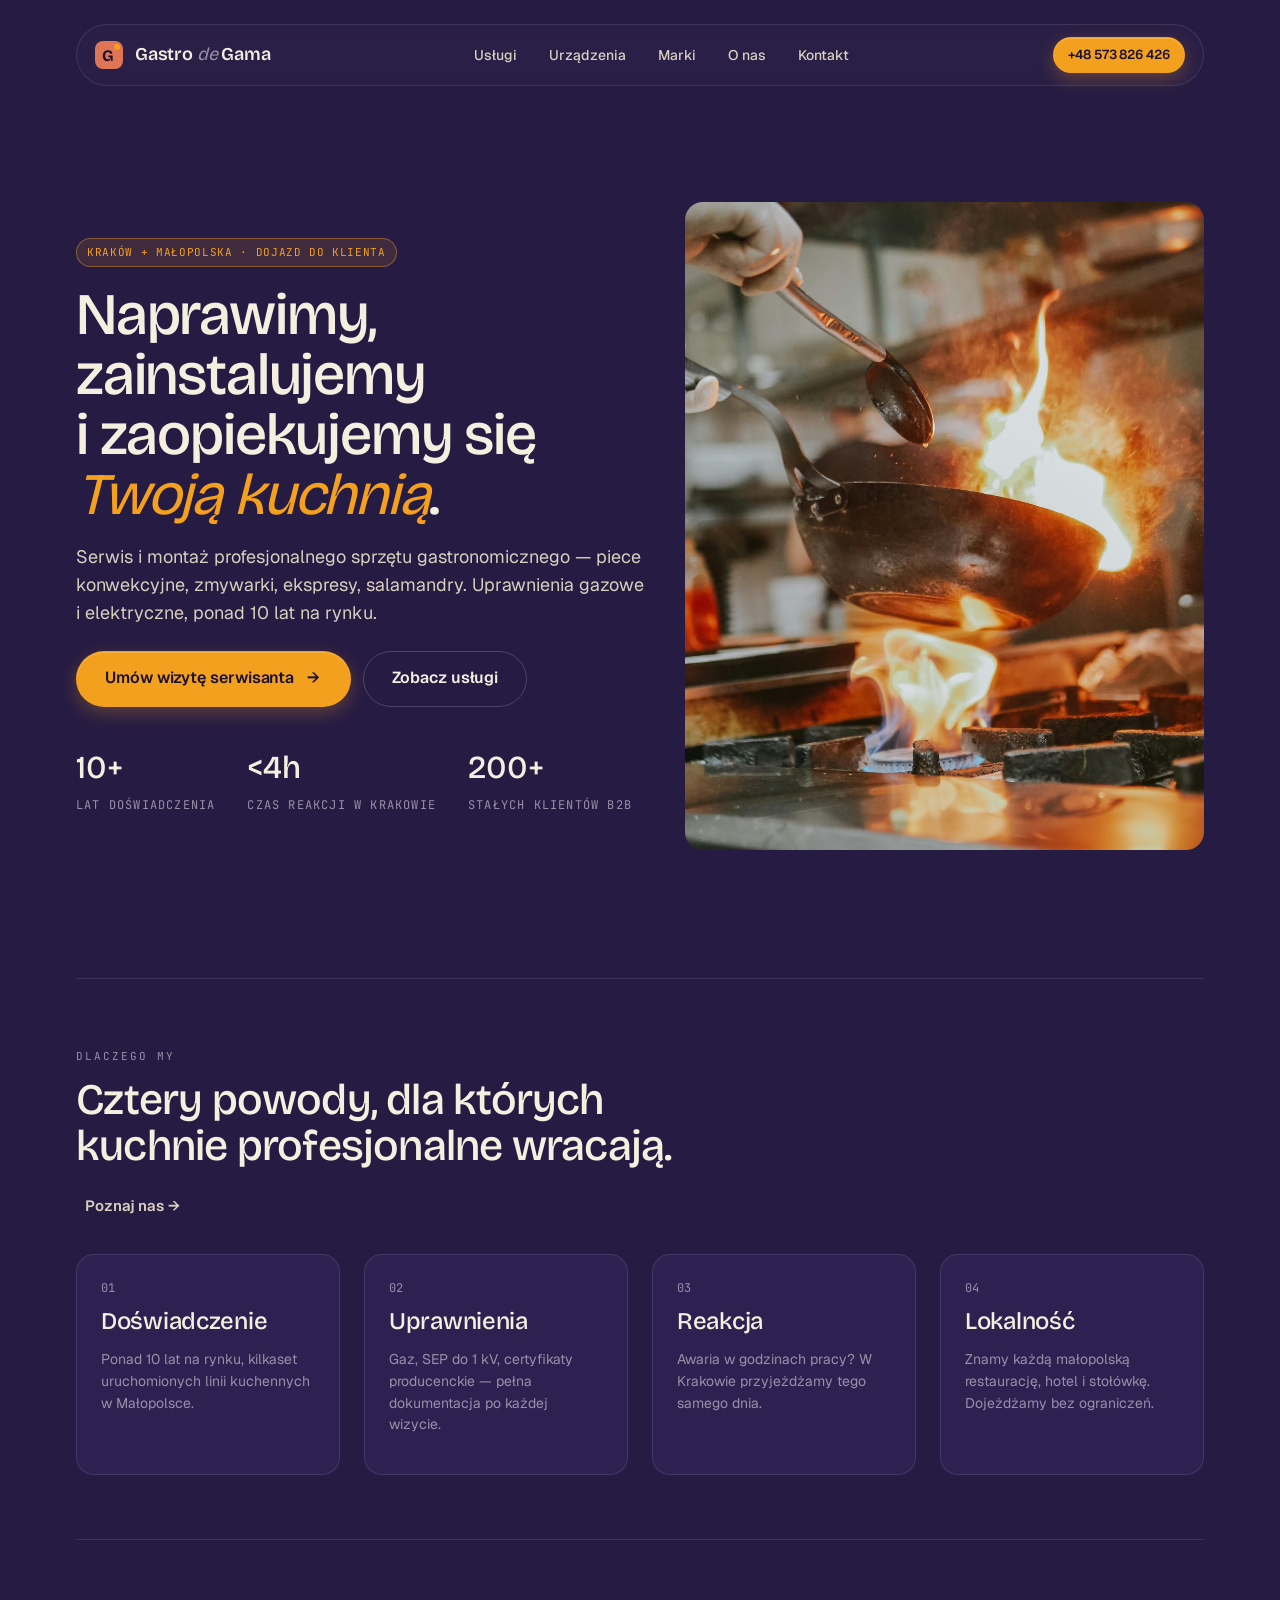
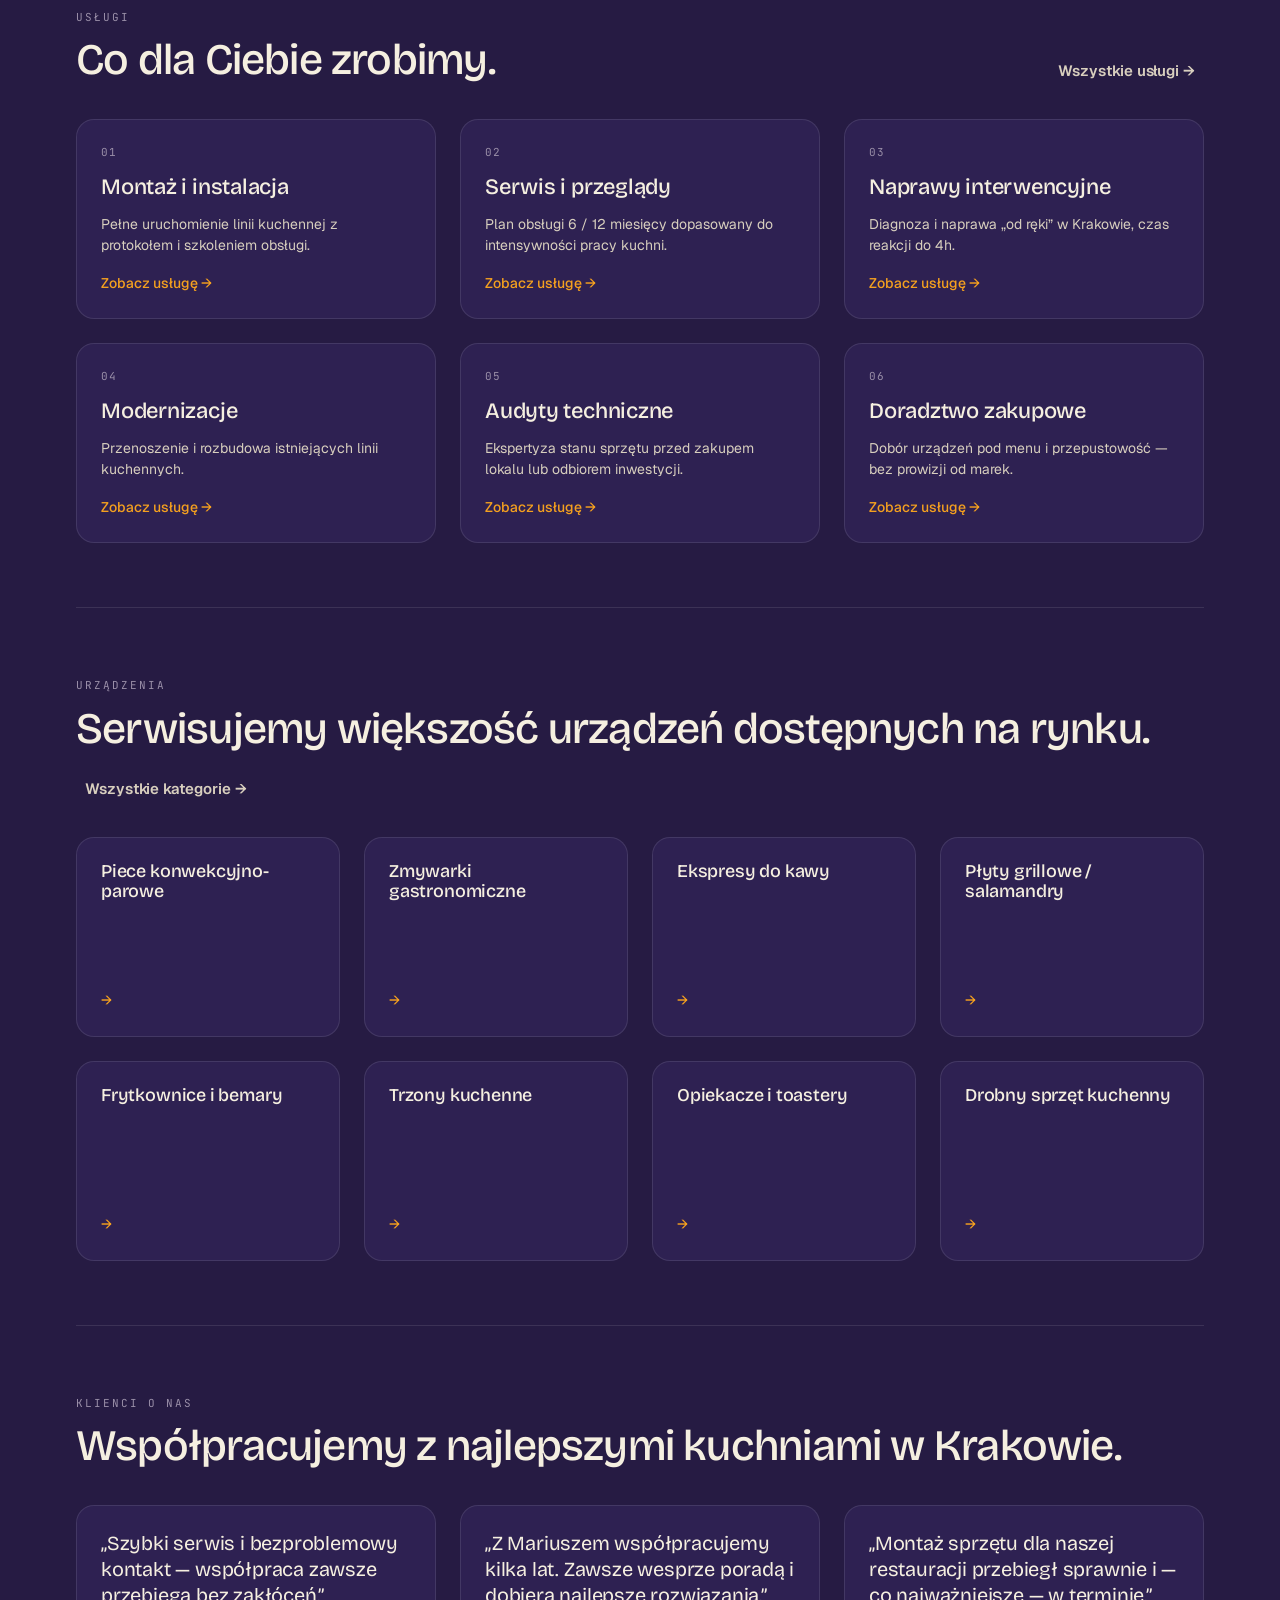
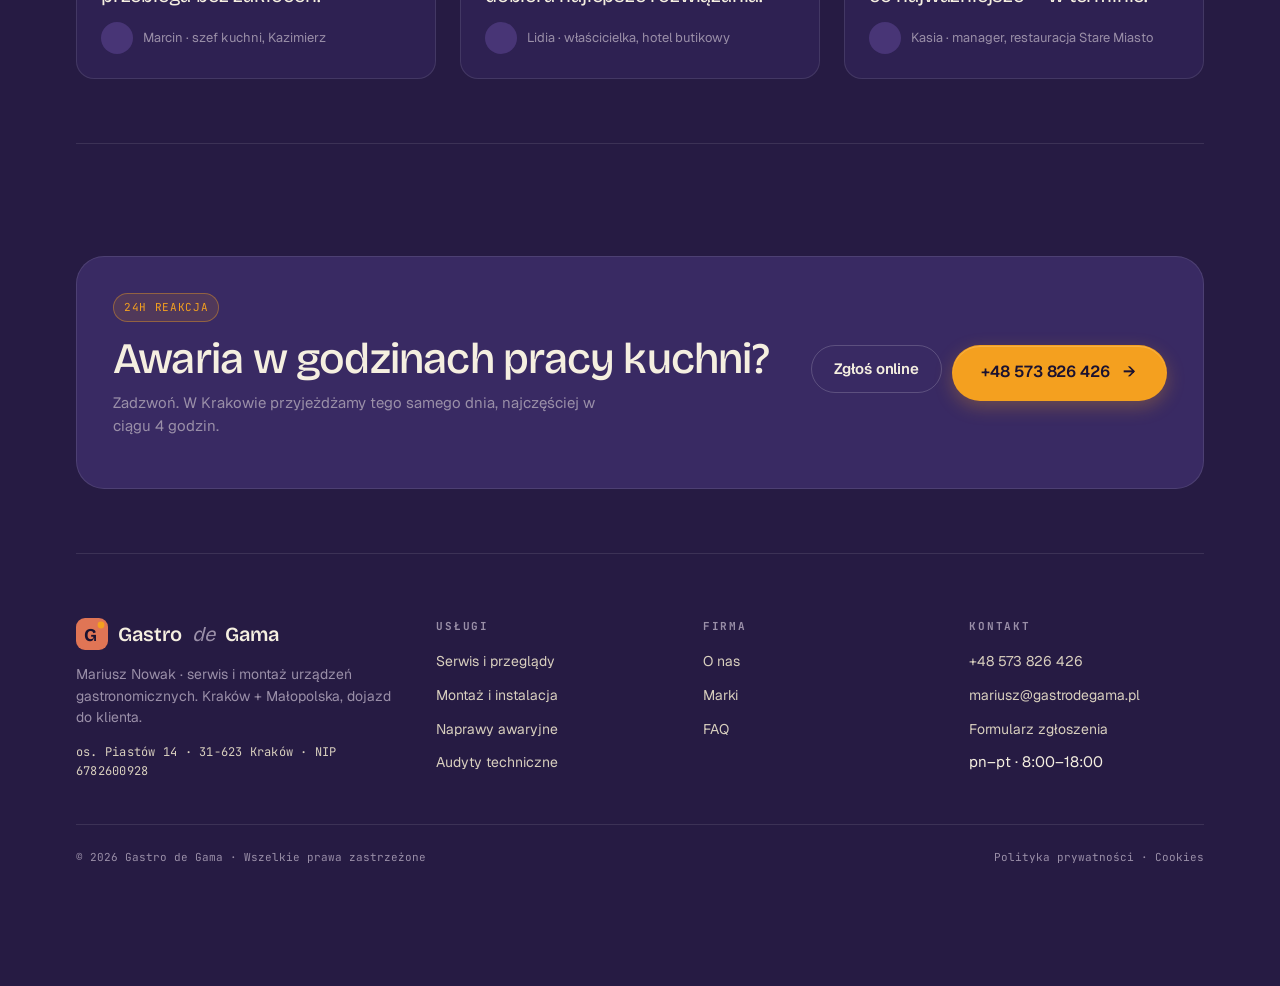
<file: index.html>
<!doctype html>
<html lang="pl">
<head>
<meta charset="utf-8" />
<meta name="viewport" content="width=device-width, initial-scale=1" />
<title>Gastro de Gama — Serwis urządzeń gastronomicznych w Krakowie</title>
<link rel="stylesheet" href="styles.css">
<!-- Google Analytics -->
<script async src="https://www.googletagmanager.com/gtag/js?id=G-FHFZWGSGB3"></script>
<script>
  window.dataLayer = window.dataLayer || [];
  function gtag(){dataLayer.push(arguments);}
  gtag('js', new Date());
  gtag('config', 'G-FHFZWGSGB3');
</script>
</head>
<body>


<main class="page">

<nav class="nav">
  <a class="brand" href="index.html"><span class="logo" aria-hidden="true"><svg viewBox="0 0 28 28" width="28" height="28"><rect width="28" height="28" rx="8" fill="#E07555"/><circle cx="22" cy="6" r="3" fill="#F4A01F"/><text x="13" y="20" text-anchor="middle" font-family="Bricolage Grotesque,system-ui" font-weight="700" font-size="16" fill="#1B1230">G</text></svg></span><span class="wordmark">Gastro <em>de</em> Gama</span></a>
  <button class="nav-toggle" aria-label="Menu" onclick="document.body.classList.toggle('nav-open')"><span></span><span></span><span></span></button>
  <ul>
    <li><a href="uslugi.html">Usługi</a></li>
    <li><a href="urzadzenia.html">Urządzenia</a></li>
    <li><a href="marki.html">Marki</a></li>
    <li><a href="o-nas.html">O nas</a></li>
    <li><a href="kontakt.html">Kontakt</a></li>
  </ul>
  <a class="btn btn-primary btn-sm" href="tel:+48573826426">+48 573 826 426</a>
</nav>

<!-- HERO -->
<section class="section first">
  <div class="hero">
    <div>
      <span class="badge cta">Kraków + Małopolska · dojazd do klienta</span>
      <h1>Naprawimy, zainstalujemy<br/>i&nbsp;zaopiekujemy się <span class="kw">Twoją kuchnią</span>.</h1>
      <p class="lead" style="margin-top:18px">Serwis i montaż profesjonalnego sprzętu gastronomicznego — piece konwekcyjne, zmywarki, ekspresy, salamandry. Uprawnienia gazowe i elektryczne, ponad 10 lat na rynku.</p>
      <div class="actions">
        <a class="btn btn-primary btn-lg" href="kontakt.html">Umów wizytę serwisanta <span class="arrow">→</span></a>
        <a class="btn btn-secondary btn-lg" href="uslugi.html">Zobacz usługi</a>
      </div>
      <div class="stats">
        <div class="s"><div class="n">10+</div><div class="l">lat doświadczenia</div></div>
        <div class="s"><div class="n">&lt;4h</div><div class="l">czas reakcji w Krakowie</div></div>
        <div class="s"><div class="n">200+</div><div class="l">stałych klientów B2B</div></div>
      </div>
    </div>
    <img src="img-hero.jpg" alt="Profesjonalna kuchnia gastronomiczna" style="border-radius:var(--r-lg);width:100%;aspect-ratio:4/5;object-fit:cover;object-position:center">
  </div>
</section>

<!-- USP -->
<section class="section">
  <div class="row" style="margin-bottom:36px;align-items:flex-end">
    <div>
      <span class="eyebrow">Dlaczego my</span>
      <h2 class="h2" style="margin-top:10px">Cztery powody, dla których kuchnie profesjonalne wracają.</h2>
    </div>
    <a class="btn btn-ghost" href="o-nas.html">Poznaj nas →</a>
  </div>
  <div class="grid grid-4">
    <div class="card"><div class="mono">01</div><h3 class="h3" style="margin:10px 0 8px">Doświadczenie</h3><p class="muted" style="font-size:14px">Ponad 10 lat na rynku, kilkaset uruchomionych linii kuchennych w Małopolsce.</p></div>
    <div class="card"><div class="mono">02</div><h3 class="h3" style="margin:10px 0 8px">Uprawnienia</h3><p class="muted" style="font-size:14px">Gaz, SEP do 1 kV, certyfikaty producenckie — pełna dokumentacja po każdej wizycie.</p></div>
    <div class="card"><div class="mono">03</div><h3 class="h3" style="margin:10px 0 8px">Reakcja</h3><p class="muted" style="font-size:14px">Awaria w godzinach pracy? W Krakowie przyjeżdżamy tego samego dnia.</p></div>
    <div class="card"><div class="mono">04</div><h3 class="h3" style="margin:10px 0 8px">Lokalność</h3><p class="muted" style="font-size:14px">Znamy każdą małopolską restaurację, hotel i stołówkę. Dojeżdżamy bez ograniczeń.</p></div>
  </div>
</section>

<!-- USŁUGI -->
<section class="section">
  <div class="row" style="margin-bottom:36px;align-items:flex-end">
    <div>
      <span class="eyebrow">Usługi</span>
      <h2 class="h2" style="margin-top:10px">Co dla Ciebie zrobimy.</h2>
    </div>
    <a class="btn btn-ghost" href="uslugi.html">Wszystkie usługi →</a>
  </div>
  <div class="grid grid-3">
    <a class="tile" href="uslugi.html"><div class="num">01</div><div class="ttl">Montaż i instalacja</div><div class="desc">Pełne uruchomienie linii kuchennej z protokołem i szkoleniem obsługi.</div><span class="cta-link">Zobacz usługę →</span></a>
    <a class="tile" href="uslugi-serwis.html"><div class="num">02</div><div class="ttl">Serwis i przeglądy</div><div class="desc">Plan obsługi 6 / 12 miesięcy dopasowany do intensywności pracy kuchni.</div><span class="cta-link">Zobacz usługę →</span></a>
    <a class="tile" href="uslugi.html"><div class="num">03</div><div class="ttl">Naprawy interwencyjne</div><div class="desc">Diagnoza i naprawa „od ręki” w Krakowie, czas reakcji do 4h.</div><span class="cta-link">Zobacz usługę →</span></a>
    <a class="tile" href="uslugi.html"><div class="num">04</div><div class="ttl">Modernizacje</div><div class="desc">Przenoszenie i rozbudowa istniejących linii kuchennych.</div><span class="cta-link">Zobacz usługę →</span></a>
    <a class="tile" href="uslugi.html"><div class="num">05</div><div class="ttl">Audyty techniczne</div><div class="desc">Ekspertyza stanu sprzętu przed zakupem lokalu lub odbiorem inwestycji.</div><span class="cta-link">Zobacz usługę →</span></a>
    <a class="tile" href="uslugi.html"><div class="num">06</div><div class="ttl">Doradztwo zakupowe</div><div class="desc">Dobór urządzeń pod menu i przepustowość — bez prowizji od marek.</div><span class="cta-link">Zobacz usługę →</span></a>
  </div>
</section>

<!-- URZĄDZENIA -->
<section class="section">
  <div class="row" style="margin-bottom:36px;align-items:flex-end">
    <div>
      <span class="eyebrow">Urządzenia</span>
      <h2 class="h2" style="margin-top:10px">Serwisujemy większość urządzeń dostępnych na rynku.</h2>
    </div>
    <a class="btn btn-ghost" href="urzadzenia.html">Wszystkie kategorie →</a>
  </div>
  <div class="grid grid-4">
    <a class="tile" href="urzadzenia.html"><div class="ttl" style="font-size:18px">Piece konwekcyjno-parowe</div><span class="cta-link">→</span></a>
    <a class="tile" href="urzadzenia.html"><div class="ttl" style="font-size:18px">Zmywarki gastronomiczne</div><span class="cta-link">→</span></a>
    <a class="tile" href="urzadzenia.html"><div class="ttl" style="font-size:18px">Ekspresy do kawy</div><span class="cta-link">→</span></a>
    <a class="tile" href="urzadzenia.html"><div class="ttl" style="font-size:18px">Płyty grillowe / salamandry</div><span class="cta-link">→</span></a>
    <a class="tile" href="urzadzenia.html"><div class="ttl" style="font-size:18px">Frytkownice i bemary</div><span class="cta-link">→</span></a>
    <a class="tile" href="urzadzenia.html"><div class="ttl" style="font-size:18px">Trzony kuchenne</div><span class="cta-link">→</span></a>
    <a class="tile" href="urzadzenia.html"><div class="ttl" style="font-size:18px">Opiekacze i toastery</div><span class="cta-link">→</span></a>
    <a class="tile" href="urzadzenia.html"><div class="ttl" style="font-size:18px">Drobny sprzęt kuchenny</div><span class="cta-link">→</span></a>
  </div>
</section>

<!-- TESTIMONIALS -->
<section class="section">
  <div class="row" style="margin-bottom:36px;align-items:flex-end">
    <div>
      <span class="eyebrow">Klienci o nas</span>
      <h2 class="h2" style="margin-top:10px">Współpracujemy z najlepszymi kuchniami w&nbsp;Krakowie.</h2>
    </div>
  </div>
  <div class="grid grid-3">
    <div class="testimonial">
      <blockquote>„Szybki serwis i bezproblemowy kontakt — współpraca zawsze przebiega bez zakłóceń.”</blockquote>
      <div class="who"><span class="av"></span><span>Marcin · szef kuchni, Kazimierz</span></div>
    </div>
    <div class="testimonial">
      <blockquote>„Z Mariuszem współpracujemy kilka lat. Zawsze wesprze poradą i dobiera najlepsze rozwiązania.”</blockquote>
      <div class="who"><span class="av"></span><span>Lidia · właścicielka, hotel butikowy</span></div>
    </div>
    <div class="testimonial">
      <blockquote>„Montaż sprzętu dla naszej restauracji przebiegł sprawnie i — co najważniejsze — w terminie.”</blockquote>
      <div class="who"><span class="av"></span><span>Kasia · manager, restauracja Stare Miasto</span></div>
    </div>
  </div>
</section>

<!-- CTA STRIPE -->
<section class="section">
  <div class="stripe">
    <div>
      <span class="badge cta">24h reakcja</span>
      <h2 class="h2" style="margin-top:14px">Awaria w godzinach pracy kuchni?</h2>
      <p class="muted" style="font-size:15px;margin-top:8px;max-width:50ch">Zadzwoń. W&nbsp;Krakowie przyjeżdżamy tego samego dnia, najczęściej w ciągu 4 godzin.</p>
    </div>
    <div style="display:flex;gap:10px;flex-wrap:wrap">
      <a class="btn btn-secondary" href="kontakt.html">Zgłoś online</a>
      <a class="btn btn-primary btn-lg" href="tel:+48573826426">+48 573 826 426 <span class="arrow">→</span></a>
    </div>
  </div>
</section>

<footer class="site">
  <div class="top">
    <div>
      <div class="brand" style="display:flex;align-items:center;gap:10px;font-family:var(--font-display);font-size:20px;font-weight:600">
        <span class="logo" aria-hidden="true" style="width:32px;height:32px"><svg viewBox="0 0 32 32" width="32" height="32"><rect width="32" height="32" rx="9" fill="#E07555"/><circle cx="25" cy="7" r="3.4" fill="#F4A01F"/><text x="14.5" y="23" text-anchor="middle" font-family="Bricolage Grotesque,system-ui" font-weight="700" font-size="18" fill="#1B1230">G</text></svg></span>Gastro <em>de</em> Gama
      </div>
      <p class="muted" style="font-size:14px;margin-top:14px;max-width:36ch">Mariusz Nowak · serwis i montaż urządzeń gastronomicznych. Kraków + Małopolska, dojazd do klienta.</p>
      <p class="mono" style="margin-top:14px;color:var(--fg-2)">os. Piastów 14 · 31-623 Kraków · NIP 6782600928</p>
    </div>
    <div><h4>Usługi</h4><ul><li><a href="uslugi-serwis.html">Serwis i przeglądy</a></li><li><a href="uslugi.html">Montaż i instalacja</a></li><li><a href="uslugi.html">Naprawy awaryjne</a></li><li><a href="uslugi.html">Audyty techniczne</a></li></ul></div>
    <div><h4>Firma</h4><ul><li><a href="o-nas.html">O nas</a></li><li><a href="marki.html">Marki</a></li><li><a href="faq.html">FAQ</a></li></ul></div>
    <div><h4>Kontakt</h4><ul><li><a href="tel:+48573826426">+48 573 826 426</a></li><li><a href="mailto:mariusz@gastrodegama.pl">mariusz@gastrodegama.pl</a></li><li><a href="kontakt.html">Formularz zgłoszenia</a></li><li>pn–pt · 8:00–18:00</li></ul></div>
  </div>
  <div class="bottom">
    <span>© 2026 Gastro de Gama · Wszelkie prawa zastrzeżone</span>
    <span><a href="#">Polityka prywatności</a> · <a href="#">Cookies</a></span>
  </div>
</footer>

</main>
</body>
</html>
</file>
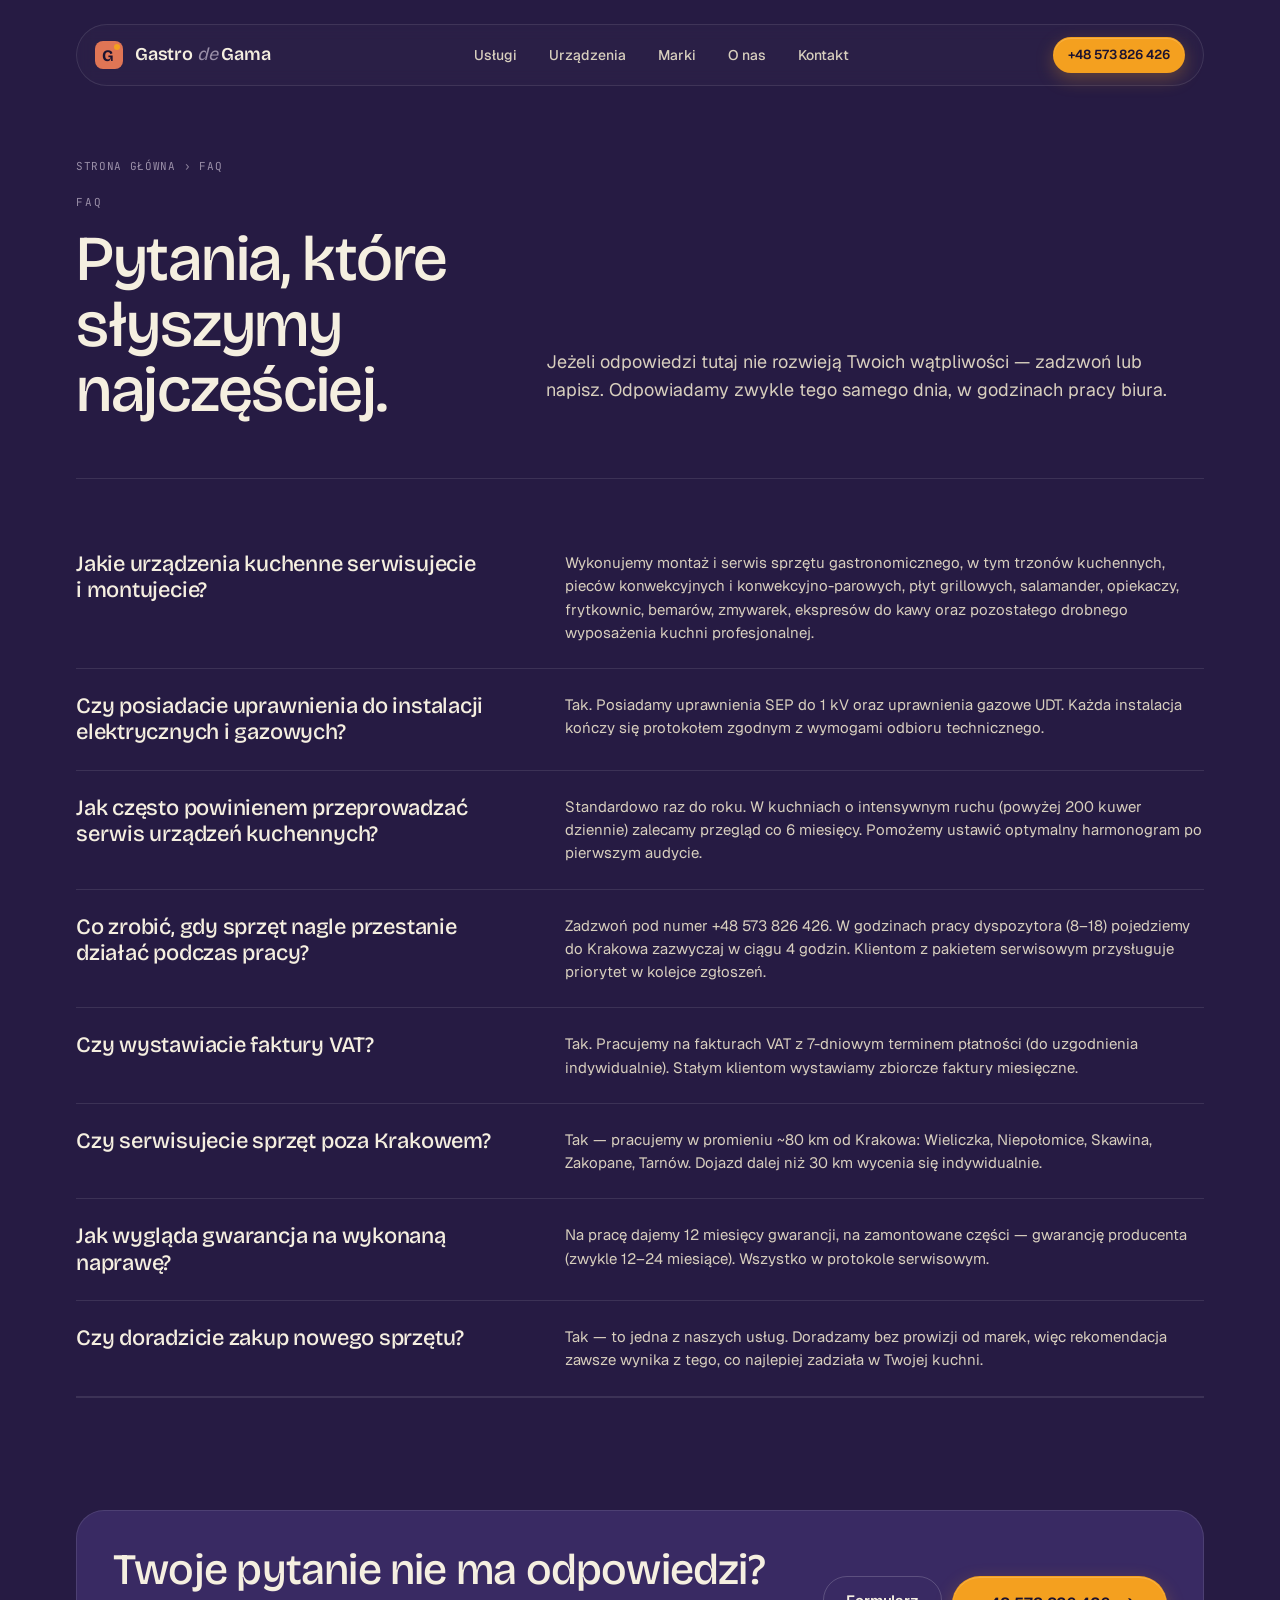
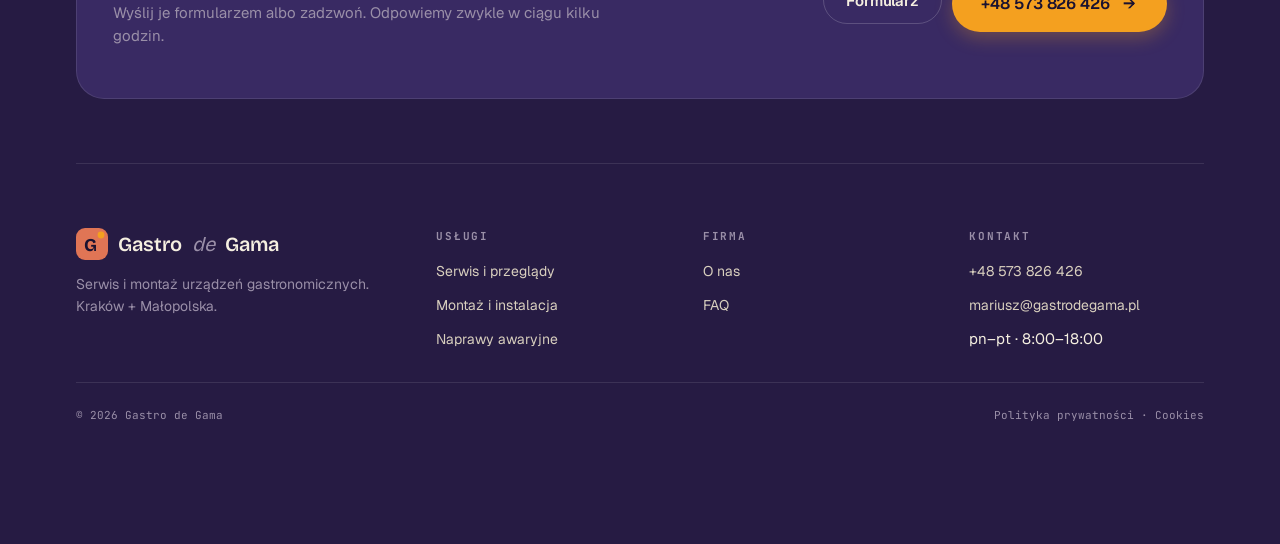
<file: faq.html>
<!doctype html>
<html lang="pl">
<head>
<meta charset="utf-8" />
<meta name="viewport" content="width=device-width, initial-scale=1" />
<title>FAQ — Gastro de Gama</title>
<link rel="stylesheet" href="styles.css">
<!-- Google Analytics -->
<script async src="https://www.googletagmanager.com/gtag/js?id=G-FHFZWGSGB3"></script>
<script>
  window.dataLayer = window.dataLayer || [];
  function gtag(){dataLayer.push(arguments);}
  gtag('js', new Date());
  gtag('config', 'G-FHFZWGSGB3');
</script>
</head>
<body>


<main class="page">

<nav class="nav">
  <a class="brand" href="index.html"><span class="logo" aria-hidden="true"><svg viewBox="0 0 28 28" width="28" height="28"><rect width="28" height="28" rx="8" fill="#E07555"/><circle cx="22" cy="6" r="3" fill="#F4A01F"/><text x="13" y="20" text-anchor="middle" font-family="Bricolage Grotesque,system-ui" font-weight="700" font-size="16" fill="#1B1230">G</text></svg></span><span class="wordmark">Gastro <em>de</em> Gama</span></a>
  <button class="nav-toggle" aria-label="Menu" onclick="document.body.classList.toggle('nav-open')"><span></span><span></span><span></span></button>
  <ul>
    <li><a href="uslugi.html">Usługi</a></li>
    <li><a href="urzadzenia.html">Urządzenia</a></li>
    <li><a href="marki.html">Marki</a></li>
    <li><a href="o-nas.html">O nas</a></li>
    <li><a href="kontakt.html">Kontakt</a></li>
  </ul>
  <a class="btn btn-primary btn-sm" href="tel:+48573826426">+48 573 826 426</a>
</nav>

<div class="page-head">
  <div>
    <div class="crumb"><a href="index.html">Strona główna</a> <span>›</span> <span>FAQ</span></div>
    <span class="eyebrow">FAQ</span>
    <h1 class="h1" style="margin-top:14px">Pytania, które<br/>słyszymy najczęściej.</h1>
  </div>
  <p class="lead">Jeżeli odpowiedzi tutaj nie rozwieją Twoich wątpliwości — zadzwoń lub napisz. Odpowiadamy zwykle tego samego dnia, w&nbsp;godzinach pracy biura.</p>
</div>

<section>
  <div class="faq-item">
    <h3>Jakie urządzenia kuchenne serwisujecie i&nbsp;montujecie?</h3>
    <p>Wykonujemy montaż i serwis sprzętu gastronomicznego, w&nbsp;tym trzonów kuchennych, pieców konwekcyjnych i konwekcyjno-parowych, płyt grillowych, salamander, opiekaczy, frytkownic, bemarów, zmywarek, ekspresów do kawy oraz pozostałego drobnego wyposażenia kuchni profesjonalnej.</p>
  </div>
  <div class="faq-item">
    <h3>Czy posiadacie uprawnienia do instalacji elektrycznych i&nbsp;gazowych?</h3>
    <p>Tak. Posiadamy uprawnienia SEP do 1 kV oraz uprawnienia gazowe UDT. Każda instalacja kończy się protokołem zgodnym z&nbsp;wymogami odbioru technicznego.</p>
  </div>
  <div class="faq-item">
    <h3>Jak często powinienem przeprowadzać serwis urządzeń kuchennych?</h3>
    <p>Standardowo raz do roku. W&nbsp;kuchniach o&nbsp;intensywnym ruchu (powyżej 200 kuwer dziennie) zalecamy przegląd co 6 miesięcy. Pomożemy ustawić optymalny harmonogram po pierwszym audycie.</p>
  </div>
  <div class="faq-item">
    <h3>Co zrobić, gdy sprzęt nagle przestanie działać podczas pracy?</h3>
    <p>Zadzwoń pod numer +48 573 826 426. W godzinach pracy dyspozytora (8–18) pojedziemy do Krakowa zazwyczaj w&nbsp;ciągu 4 godzin. Klientom z&nbsp;pakietem serwisowym przysługuje priorytet w&nbsp;kolejce zgłoszeń.</p>
  </div>
  <div class="faq-item">
    <h3>Czy wystawiacie faktury VAT?</h3>
    <p>Tak. Pracujemy na fakturach VAT z&nbsp;7-dniowym terminem płatności (do uzgodnienia indywidualnie). Stałym klientom wystawiamy zbiorcze faktury miesięczne.</p>
  </div>
  <div class="faq-item">
    <h3>Czy serwisujecie sprzęt poza Krakowem?</h3>
    <p>Tak — pracujemy w&nbsp;promieniu ~80 km od Krakowa: Wieliczka, Niepołomice, Skawina, Zakopane, Tarnów. Dojazd dalej niż 30 km wycenia się indywidualnie.</p>
  </div>
  <div class="faq-item">
    <h3>Jak wygląda gwarancja na wykonaną naprawę?</h3>
    <p>Na pracę dajemy 12 miesięcy gwarancji, na zamontowane części — gwarancję producenta (zwykle 12–24 miesiące). Wszystko w&nbsp;protokole serwisowym.</p>
  </div>
  <div class="faq-item">
    <h3>Czy doradzicie zakup nowego sprzętu?</h3>
    <p>Tak — to jedna z&nbsp;naszych usług. Doradzamy bez prowizji od marek, więc rekomendacja zawsze wynika z&nbsp;tego, co najlepiej zadziała w&nbsp;Twojej kuchni.</p>
  </div>
</section>

<section class="section">
  <div class="stripe">
    <div>
      <h2 class="h2">Twoje pytanie nie ma odpowiedzi?</h2>
      <p class="muted" style="font-size:15px;margin-top:8px;max-width:54ch">Wyślij je formularzem albo zadzwoń. Odpowiemy zwykle w&nbsp;ciągu kilku godzin.</p>
    </div>
    <div style="display:flex;gap:10px;flex-wrap:wrap">
      <a class="btn btn-secondary" href="kontakt.html">Formularz</a>
      <a class="btn btn-primary btn-lg" href="tel:+48573826426">+48 573 826 426 <span class="arrow">→</span></a>
    </div>
  </div>
</section>

<footer class="site">
  <div class="top">
    <div><div class="brand" style="display:flex;align-items:center;gap:10px;font-family:var(--font-display);font-size:20px;font-weight:600"><span class="logo" aria-hidden="true" style="width:32px;height:32px"><svg viewBox="0 0 32 32" width="32" height="32"><rect width="32" height="32" rx="9" fill="#E07555"/><circle cx="25" cy="7" r="3.4" fill="#F4A01F"/><text x="14.5" y="23" text-anchor="middle" font-family="Bricolage Grotesque,system-ui" font-weight="700" font-size="18" fill="#1B1230">G</text></svg></span>Gastro <em>de</em> Gama</div><p class="muted" style="font-size:14px;margin-top:14px;max-width:36ch">Serwis i montaż urządzeń gastronomicznych. Kraków + Małopolska.</p></div>
    <div><h4>Usługi</h4><ul><li><a href="uslugi-serwis.html">Serwis i przeglądy</a></li><li><a href="uslugi.html">Montaż i instalacja</a></li><li><a href="uslugi.html">Naprawy awaryjne</a></li></ul></div>
    <div><h4>Firma</h4><ul><li><a href="o-nas.html">O nas</a></li><li><a href="faq.html">FAQ</a></li></ul></div>
    <div><h4>Kontakt</h4><ul><li><a href="tel:+48573826426">+48 573 826 426</a></li><li><a href="mailto:mariusz@gastrodegama.pl">mariusz@gastrodegama.pl</a></li><li>pn–pt · 8:00–18:00</li></ul></div>
  </div>
  <div class="bottom"><span>© 2026 Gastro de Gama</span><span><a href="#">Polityka prywatności</a> · <a href="#">Cookies</a></span></div>
</footer>

</main>
</body>
</html>
</file>
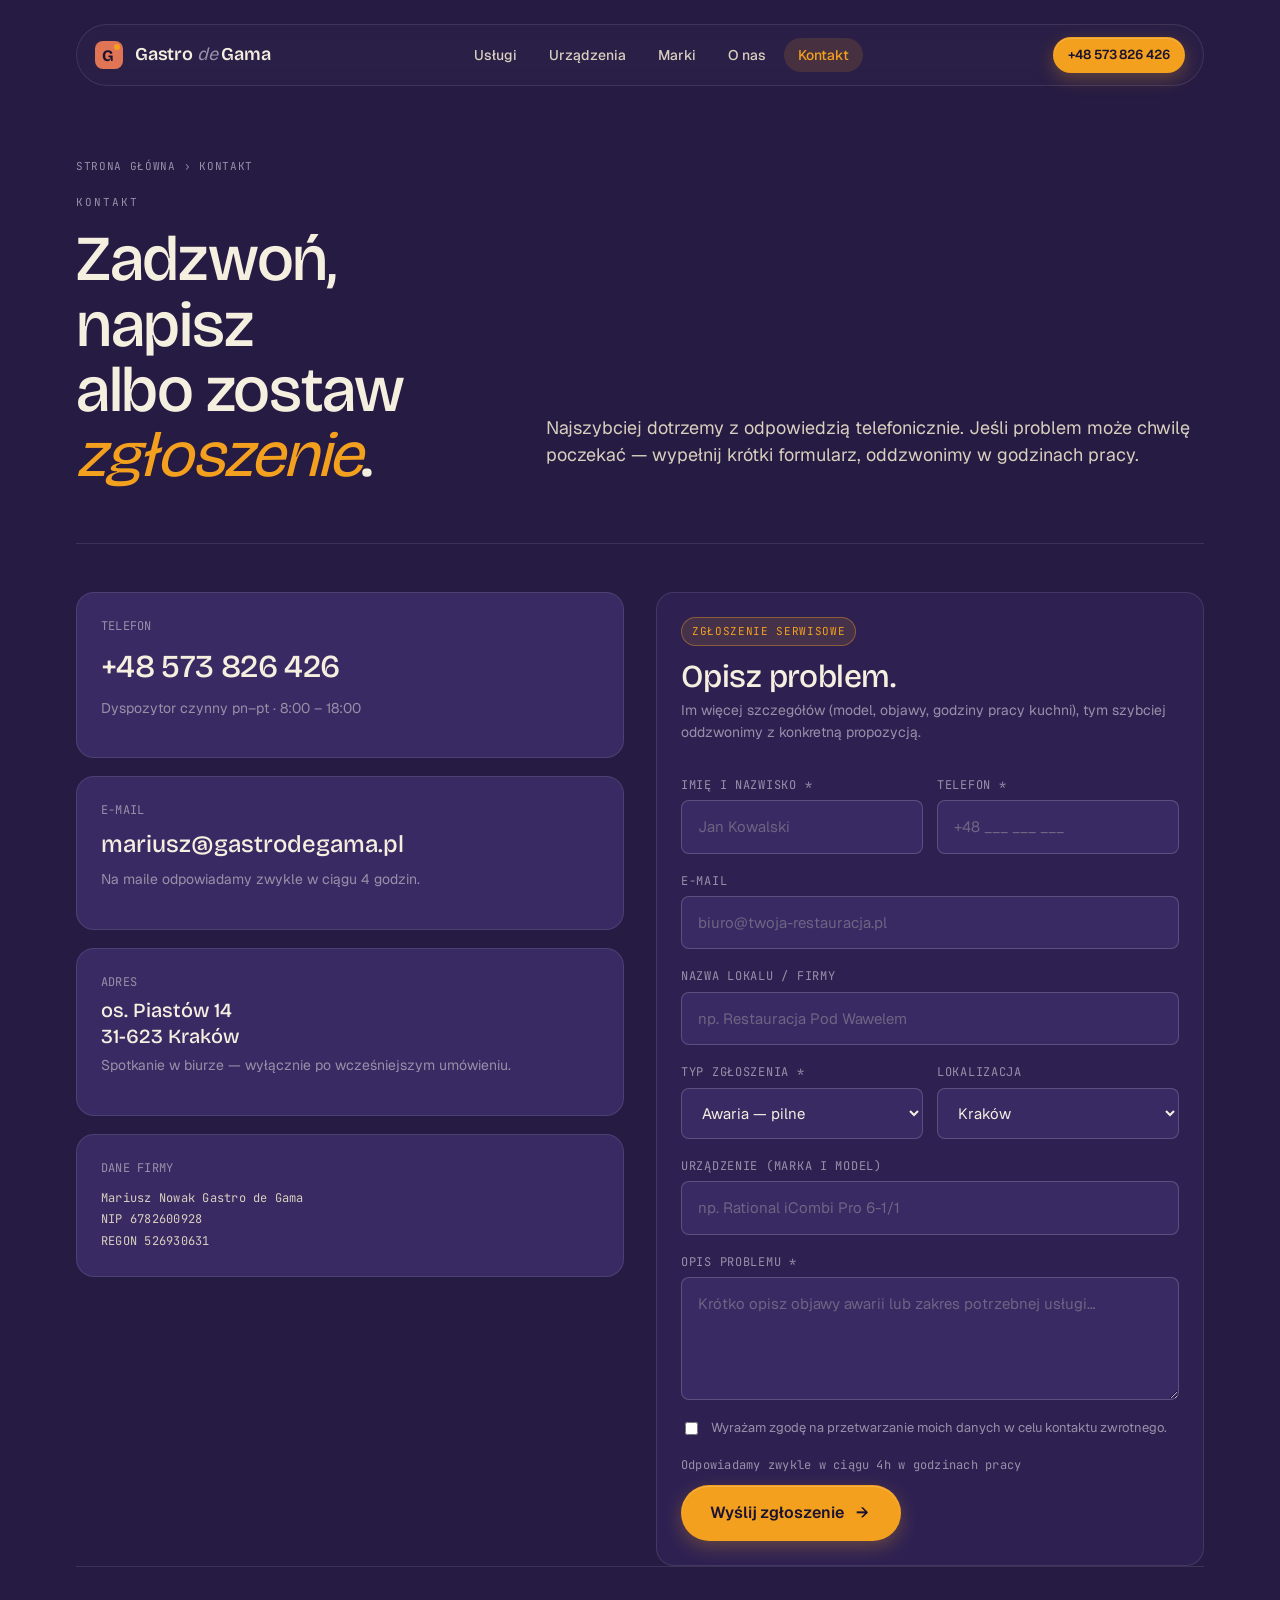
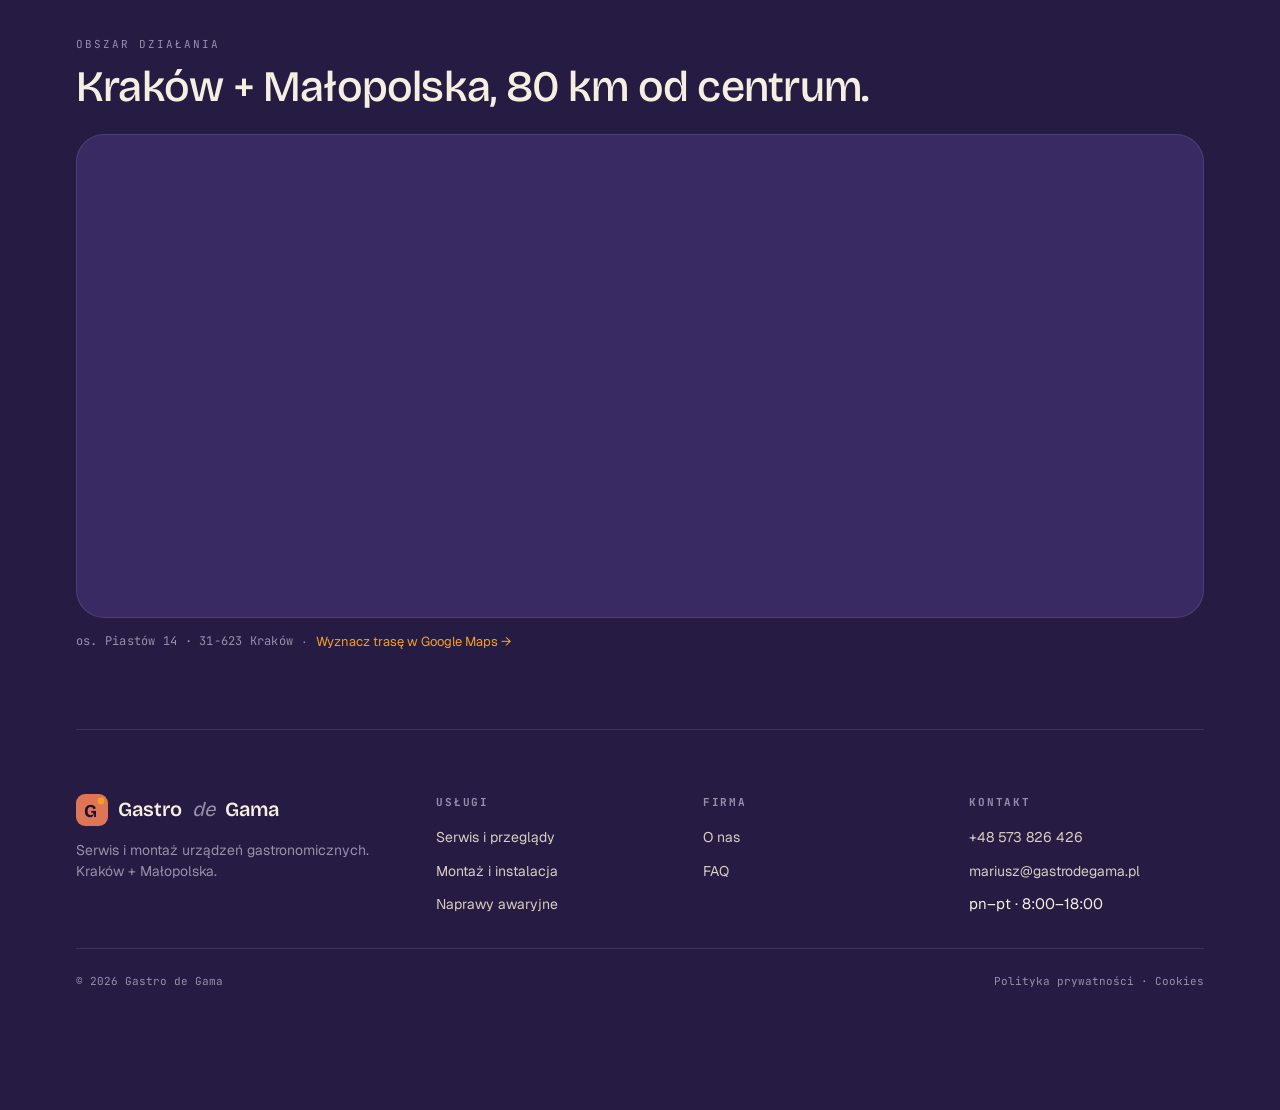
<file: kontakt.html>
<!doctype html>
<html lang="pl">
<head>
<meta charset="utf-8" />
<meta name="viewport" content="width=device-width, initial-scale=1" />
<title>Kontakt — Gastro de Gama</title>
<link rel="stylesheet" href="styles.css">
<style>
.alert{padding:16px 20px;border-radius:var(--r-md);font-size:15px;margin-bottom:24px;display:none}
.alert.ok{background:rgba(108,198,138,.12);border:1px solid rgba(108,198,138,.35);color:var(--ok)}
.alert.error{background:rgba(230,106,106,.12);border:1px solid rgba(230,106,106,.35);color:var(--err)}
.alert.show{display:block}
/* honeypot */
.hp-field{position:absolute;left:-9999px;opacity:0;height:0;overflow:hidden}
</style>
<!-- Google Analytics -->
<script async src="https://www.googletagmanager.com/gtag/js?id=G-FHFZWGSGB3"></script>
<script>
  window.dataLayer = window.dataLayer || [];
  function gtag(){dataLayer.push(arguments);}
  gtag('js', new Date());
  gtag('config', 'G-FHFZWGSGB3');
</script>
</head>
<body>

<main class="page">

<nav class="nav">
  <a class="brand" href="index.html"><span class="logo" aria-hidden="true"><svg viewBox="0 0 28 28" width="28" height="28"><rect width="28" height="28" rx="8" fill="#E07555"/><circle cx="22" cy="6" r="3" fill="#F4A01F"/><text x="13" y="20" text-anchor="middle" font-family="Bricolage Grotesque,system-ui" font-weight="700" font-size="16" fill="#1B1230">G</text></svg></span><span class="wordmark">Gastro <em>de</em> Gama</span></a>
  <button class="nav-toggle" aria-label="Menu" onclick="document.body.classList.toggle('nav-open')"><span></span><span></span><span></span></button>
  <ul>
    <li><a href="uslugi.html">Usługi</a></li>
    <li><a href="urzadzenia.html">Urządzenia</a></li>
    <li><a href="marki.html">Marki</a></li>
    <li><a href="o-nas.html">O nas</a></li>
    <li><a href="kontakt.html" class="active">Kontakt</a></li>
  </ul>
  <a class="btn btn-primary btn-sm" href="tel:+48573826426">+48 573 826 426</a>
</nav>

<div class="page-head">
  <div>
    <div class="crumb"><a href="index.html">Strona główna</a> <span>›</span> <span>Kontakt</span></div>
    <span class="eyebrow">Kontakt</span>
    <h1 class="h1" style="margin-top:14px">Zadzwoń, napisz<br/>albo zostaw <span class="kw">zgłoszenie</span>.</h1>
  </div>
  <p class="lead">Najszybciej dotrzemy z&nbsp;odpowiedzią telefonicznie. Jeśli problem może chwilę poczekać — wypełnij krótki formularz, oddzwonimy w&nbsp;godzinach pracy.</p>
</div>

<section class="contact-grid">
  <div style="display:flex;flex-direction:column;gap:18px">
    <div class="card high">
      <div class="mono">TELEFON</div>
      <div style="font-family:var(--font-display);font-size:32px;font-weight:500;letter-spacing:-.02em;margin-top:6px"><a href="tel:+48573826426">+48 573 826 426</a></div>
      <p class="muted" style="font-size:14px;margin-top:6px">Dyspozytor czynny pn–pt · 8:00 – 18:00</p>
    </div>
    <div class="card high">
      <div class="mono">E-MAIL</div>
      <div style="font-family:var(--font-display);font-size:24px;font-weight:500;margin-top:6px"><a href="mailto:mariusz@gastrodegama.pl">mariusz@gastrodegama.pl</a></div>
      <p class="muted" style="font-size:14px;margin-top:6px">Na maile odpowiadamy zwykle w&nbsp;ciągu 4 godzin.</p>
    </div>
    <div class="card high">
      <div class="mono">ADRES</div>
      <div style="font-family:var(--font-display);font-size:20px;font-weight:500;margin-top:6px;line-height:1.3">os. Piastów 14<br/>31-623 Kraków</div>
      <p class="muted" style="font-size:14px;margin-top:6px">Spotkanie w&nbsp;biurze — wyłącznie po wcześniejszym umówieniu.</p>
    </div>
    <div class="card high">
      <div class="mono">DANE FIRMY</div>
      <div class="mono" style="margin-top:10px;color:var(--fg-2);line-height:1.8">
        Mariusz Nowak Gastro de Gama<br/>
        NIP 6782600928<br/>
        REGON 526930631
      </div>
    </div>
  </div>

  <form class="card" id="contact-form" action="https://mail.gastrodegama.pl/send.php" method="POST" style="display:flex;flex-direction:column;gap:18px;background:var(--bg-2)">

    <!-- Honeypot — nie ruszać -->
    <div class="hp-field" aria-hidden="true">
      <label>Nie wypełniaj tego pola</label>
      <input type="text" name="website" tabindex="-1" autocomplete="off" />
    </div>

    <div>
      <span class="badge cta">Zgłoszenie serwisowe</span>
      <h2 class="h2" style="margin-top:14px;font-size:32px">Opisz problem.</h2>
      <p class="muted" style="font-size:14px;margin-top:6px">Im więcej szczegółów (model, objawy, godziny pracy kuchni), tym szybciej oddzwonimy z konkretną propozycją.</p>
    </div>

    <div id="alert-ok" class="alert ok">✓ Zgłoszenie wysłane! Oddzwonimy w godzinach pracy.</div>
    <div id="alert-error" class="alert error">✗ Coś poszło nie tak. Zadzwoń na +48 573 826 426 lub napisz bezpośrednio na mariusz@gastrodegama.pl</div>

    <div class="grid grid-2" style="gap:14px">
      <div class="field"><label>Imię i&nbsp;nazwisko *</label><input name="imie" placeholder="Jan Kowalski" required /></div>
      <div class="field"><label>Telefon *</label><input name="telefon" placeholder="+48 ___ ___ ___" required /></div>
    </div>
    <div class="field"><label>E-mail</label><input name="email" type="email" placeholder="biuro@twoja-restauracja.pl" /></div>
    <div class="field"><label>Nazwa lokalu / firmy</label><input name="lokal" placeholder="np. Restauracja Pod Wawelem" /></div>

    <div class="grid grid-2" style="gap:14px">
      <div class="field">
        <label>Typ zgłoszenia *</label>
        <select name="typ" required>
          <option>Awaria — pilne</option>
          <option>Przegląd okresowy</option>
          <option>Montaż / instalacja</option>
          <option>Audyt / doradztwo</option>
          <option>Inne</option>
        </select>
      </div>
      <div class="field">
        <label>Lokalizacja</label>
        <select name="lokalizacja">
          <option>Kraków</option>
          <option>Wieliczka</option>
          <option>Niepołomice</option>
          <option>Skawina</option>
          <option>Inna (Małopolska)</option>
        </select>
      </div>
    </div>

    <div class="field"><label>Urządzenie (marka i&nbsp;model)</label><input name="urzadzenie" placeholder="np. Rational iCombi Pro 6-1/1" /></div>
    <div class="field"><label>Opis problemu *</label><textarea name="opis" rows="4" placeholder="Krótko opisz objawy awarii lub zakres potrzebnej usługi…" required></textarea></div>

    <label style="display:flex;align-items:flex-start;gap:10px;color:var(--fg-3);font-size:13px;line-height:1.5">
      <input type="checkbox" name="zgoda" required style="margin-top:4px"/> Wyrażam zgodę na przetwarzanie moich danych w&nbsp;celu kontaktu zwrotnego.
    </label>

    <div style="display:flex;gap:10px;flex-wrap:wrap;align-items:center;justify-content:space-between">
      <span class="mono">Odpowiadamy zwykle w&nbsp;ciągu 4h w&nbsp;godzinach pracy</span>
      <button class="btn btn-primary btn-lg" type="submit" id="submit-btn">Wyślij zgłoszenie <span class="arrow">→</span></button>
    </div>
  </form>
</section>

<!-- MAPA -->
<section class="section">
  <div class="row" style="margin-bottom:24px">
    <div>
      <span class="eyebrow">Obszar działania</span>
      <h2 class="h2" style="margin-top:10px">Kraków + Małopolska, 80&nbsp;km od centrum.</h2>
    </div>
  </div>
  <div style="border-radius:var(--r-xl);overflow:hidden;border:1px solid var(--line);aspect-ratio:21/9;background:var(--bg-3)">
    <iframe src="https://maps.google.com/maps?q=osiedle+Piast%C3%B3w+14,+31-623+Krak%C3%B3w&z=14&output=embed" width="100%" height="100%" style="border:0;display:block;filter:hue-rotate(220deg) invert(.92) saturate(.6) contrast(.9)" loading="lazy" referrerpolicy="no-referrer-when-downgrade" title="Mapa — os. Piastów 14, 31-623 Kraków"></iframe>
  </div>
  <p class="muted" style="font-size:13px;margin-top:14px;display:flex;gap:10px;flex-wrap:wrap;align-items:center">
    <span class="mono">os. Piastów 14 · 31-623 Kraków</span>
    <span>·</span>
    <a href="https://www.google.com/maps/dir/?api=1&destination=osiedle+Piast%C3%B3w+14,+31-623+Krak%C3%B3w" target="_blank" rel="noopener" style="color:var(--cta)">Wyznacz trasę w Google Maps →</a>
  </p>
</section>

<footer class="site">
  <div class="top">
    <div><div class="brand" style="display:flex;align-items:center;gap:10px;font-family:var(--font-display);font-size:20px;font-weight:600"><span class="logo" aria-hidden="true" style="width:32px;height:32px"><svg viewBox="0 0 32 32" width="32" height="32"><rect width="32" height="32" rx="9" fill="#E07555"/><circle cx="25" cy="7" r="3.4" fill="#F4A01F"/><text x="14.5" y="23" text-anchor="middle" font-family="Bricolage Grotesque,system-ui" font-weight="700" font-size="18" fill="#1B1230">G</text></svg></span>Gastro <em>de</em> Gama</div><p class="muted" style="font-size:14px;margin-top:14px;max-width:36ch">Serwis i montaż urządzeń gastronomicznych. Kraków + Małopolska.</p></div>
    <div><h4>Usługi</h4><ul><li><a href="uslugi-serwis.html">Serwis i przeglądy</a></li><li><a href="uslugi.html">Montaż i instalacja</a></li><li><a href="uslugi.html">Naprawy awaryjne</a></li></ul></div>
    <div><h4>Firma</h4><ul><li><a href="o-nas.html">O nas</a></li><li><a href="faq.html">FAQ</a></li></ul></div>
    <div><h4>Kontakt</h4><ul><li><a href="tel:+48573826426">+48 573 826 426</a></li><li><a href="mailto:mariusz@gastrodegama.pl">mariusz@gastrodegama.pl</a></li><li>pn–pt · 8:00–18:00</li></ul></div>
  </div>
  <div class="bottom"><span>© 2026 Gastro de Gama</span><span><a href="#">Polityka prywatności</a> · <a href="#">Cookies</a></span></div>
</footer>

</main>

<script>
// Pokaż komunikat na podstawie ?status= w URL
(function() {
  const params = new URLSearchParams(window.location.search);
  const status = params.get('status');
  if (status === 'ok') {
    document.getElementById('alert-ok').classList.add('show');
    // Przewiń do formularza
    document.getElementById('contact-form').scrollIntoView({behavior:'smooth', block:'start'});
    // Wyczyść URL
    history.replaceState(null, '', 'kontakt.html');
  } else if (status === 'error') {
    document.getElementById('alert-error').classList.add('show');
    document.getElementById('contact-form').scrollIntoView({behavior:'smooth', block:'start'});
    history.replaceState(null, '', 'kontakt.html');
  }
})();

// Blokuj podwójne wysyłanie
document.getElementById('contact-form').addEventListener('submit', function() {
  const btn = document.getElementById('submit-btn');
  btn.disabled = true;
  btn.textContent = 'Wysyłanie…';
});
</script>
</body>
</html>
</file>
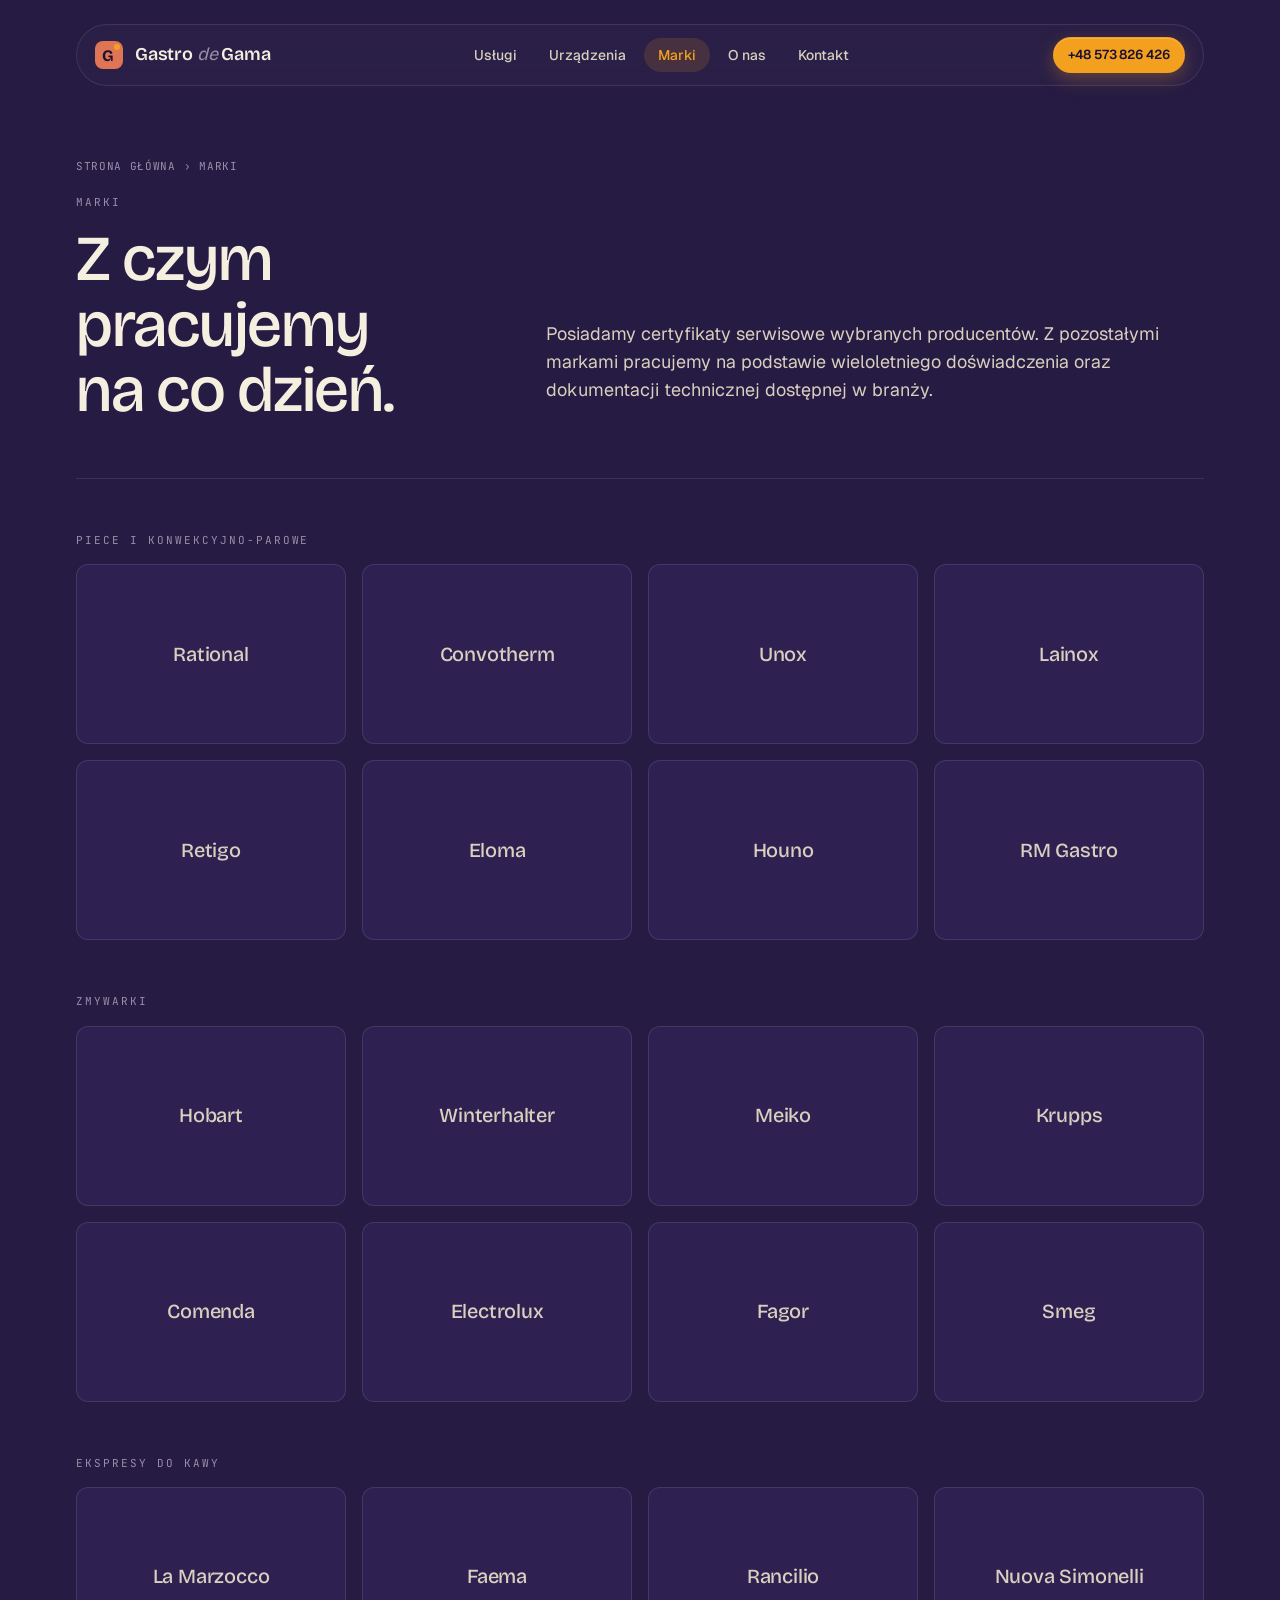
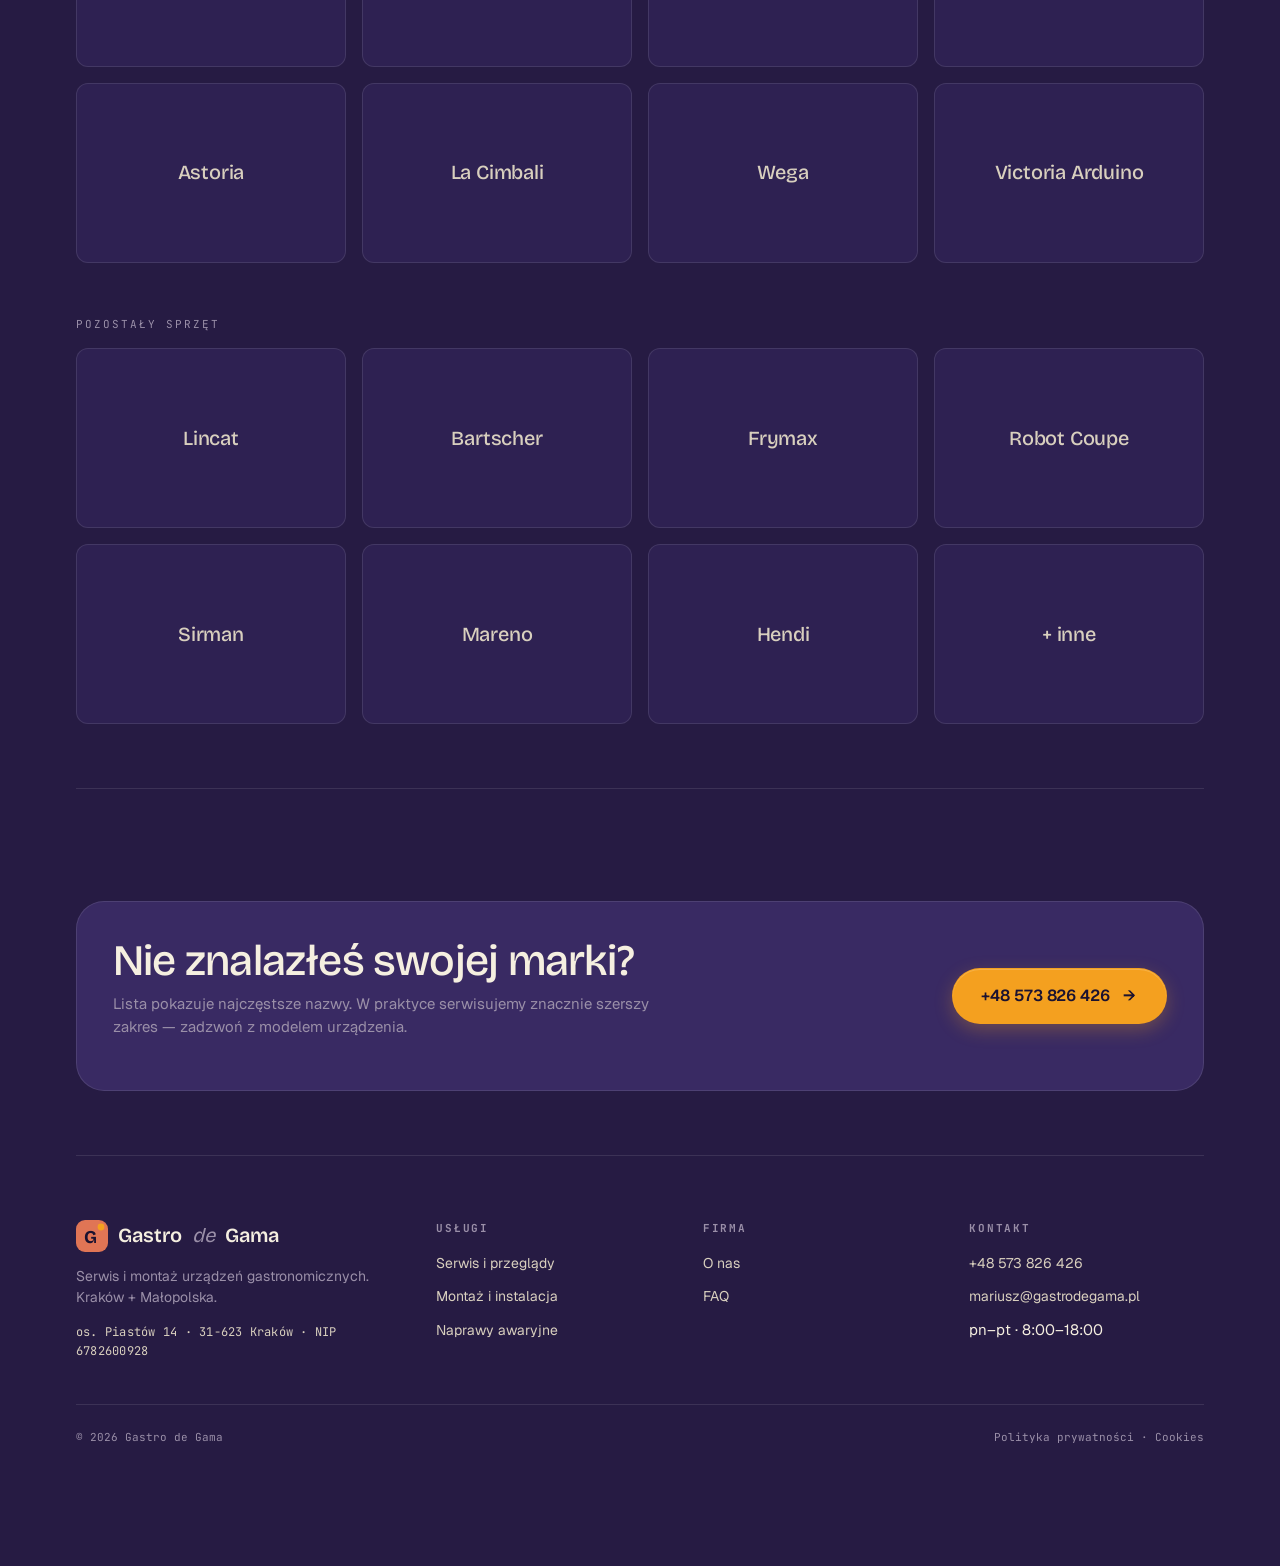
<file: marki.html>
<!doctype html>
<html lang="pl">
<head>
<meta charset="utf-8" />
<meta name="viewport" content="width=device-width, initial-scale=1" />
<title>Marki — Gastro de Gama</title>
<link rel="stylesheet" href="styles.css">
<!-- Google Analytics -->
<script async src="https://www.googletagmanager.com/gtag/js?id=G-FHFZWGSGB3"></script>
<script>
  window.dataLayer = window.dataLayer || [];
  function gtag(){dataLayer.push(arguments);}
  gtag('js', new Date());
  gtag('config', 'G-FHFZWGSGB3');
</script>
</head>
<body>


<main class="page">

<nav class="nav">
  <a class="brand" href="index.html"><span class="logo" aria-hidden="true"><svg viewBox="0 0 28 28" width="28" height="28"><rect width="28" height="28" rx="8" fill="#E07555"/><circle cx="22" cy="6" r="3" fill="#F4A01F"/><text x="13" y="20" text-anchor="middle" font-family="Bricolage Grotesque,system-ui" font-weight="700" font-size="16" fill="#1B1230">G</text></svg></span><span class="wordmark">Gastro <em>de</em> Gama</span></a>
  <button class="nav-toggle" aria-label="Menu" onclick="document.body.classList.toggle('nav-open')"><span></span><span></span><span></span></button>
  <ul>
    <li><a href="uslugi.html">Usługi</a></li>
    <li><a href="urzadzenia.html">Urządzenia</a></li>
    <li><a href="marki.html" class="active">Marki</a></li>
    <li><a href="o-nas.html">O nas</a></li>
    <li><a href="kontakt.html">Kontakt</a></li>
  </ul>
  <a class="btn btn-primary btn-sm" href="tel:+48573826426">+48 573 826 426</a>
</nav>

<div class="page-head">
  <div>
    <div class="crumb"><a href="index.html">Strona główna</a> <span>›</span> <span>Marki</span></div>
    <span class="eyebrow">Marki</span>
    <h1 class="h1" style="margin-top:14px">Z czym pracujemy<br/>na co dzień.</h1>
  </div>
  <p class="lead">Posiadamy certyfikaty serwisowe wybranych producentów. Z pozostałymi markami pracujemy na podstawie wieloletniego doświadczenia oraz dokumentacji technicznej dostępnej w&nbsp;branży.</p>
</div>

<section>
  <span class="eyebrow">Piece i&nbsp;konwekcyjno-parowe</span>
  <div class="brand-grid" style="margin:14px 0 48px">
    <div class="brand-cell">Rational</div>
    <div class="brand-cell">Convotherm</div>
    <div class="brand-cell">Unox</div>
    <div class="brand-cell">Lainox</div>
    <div class="brand-cell">Retigo</div>
    <div class="brand-cell">Eloma</div>
    <div class="brand-cell">Houno</div>
    <div class="brand-cell">RM Gastro</div>
  </div>

  <span class="eyebrow">Zmywarki</span>
  <div class="brand-grid" style="margin:14px 0 48px">
    <div class="brand-cell">Hobart</div>
    <div class="brand-cell">Winterhalter</div>
    <div class="brand-cell">Meiko</div>
    <div class="brand-cell">Krupps</div>
    <div class="brand-cell">Comenda</div>
    <div class="brand-cell">Electrolux</div>
    <div class="brand-cell">Fagor</div>
    <div class="brand-cell">Smeg</div>
  </div>

  <span class="eyebrow">Ekspresy do kawy</span>
  <div class="brand-grid" style="margin:14px 0 48px">
    <div class="brand-cell">La Marzocco</div>
    <div class="brand-cell">Faema</div>
    <div class="brand-cell">Rancilio</div>
    <div class="brand-cell">Nuova Simonelli</div>
    <div class="brand-cell">Astoria</div>
    <div class="brand-cell">La Cimbali</div>
    <div class="brand-cell">Wega</div>
    <div class="brand-cell">Victoria Arduino</div>
  </div>

  <span class="eyebrow">Pozostały sprzęt</span>
  <div class="brand-grid" style="margin:14px 0 0">
    <div class="brand-cell">Lincat</div>
    <div class="brand-cell">Bartscher</div>
    <div class="brand-cell">Frymax</div>
    <div class="brand-cell">Robot Coupe</div>
    <div class="brand-cell">Sirman</div>
    <div class="brand-cell">Mareno</div>
    <div class="brand-cell">Hendi</div>
    <div class="brand-cell">+ inne</div>
  </div>
</section>

<section class="section" style="margin-top:64px">
  <div class="stripe">
    <div>
      <h2 class="h2">Nie znalazłeś swojej marki?</h2>
      <p class="muted" style="font-size:15px;margin-top:8px;max-width:54ch">Lista pokazuje najczęstsze nazwy. W praktyce serwisujemy znacznie szerszy zakres — zadzwoń z modelem urządzenia.</p>
    </div>
    <a class="btn btn-primary btn-lg" href="tel:+48573826426">+48 573 826 426 <span class="arrow">→</span></a>
  </div>
</section>

<footer class="site">
  <div class="top">
    <div><div class="brand" style="display:flex;align-items:center;gap:10px;font-family:var(--font-display);font-size:20px;font-weight:600"><span class="logo" aria-hidden="true" style="width:32px;height:32px"><svg viewBox="0 0 32 32" width="32" height="32"><rect width="32" height="32" rx="9" fill="#E07555"/><circle cx="25" cy="7" r="3.4" fill="#F4A01F"/><text x="14.5" y="23" text-anchor="middle" font-family="Bricolage Grotesque,system-ui" font-weight="700" font-size="18" fill="#1B1230">G</text></svg></span>Gastro <em>de</em> Gama</div><p class="muted" style="font-size:14px;margin-top:14px;max-width:36ch">Serwis i montaż urządzeń gastronomicznych. Kraków + Małopolska.</p><p class="mono" style="margin-top:14px;color:var(--fg-2)">os. Piastów 14 · 31-623 Kraków · NIP 6782600928</p></div>
    <div><h4>Usługi</h4><ul><li><a href="uslugi-serwis.html">Serwis i przeglądy</a></li><li><a href="uslugi.html">Montaż i instalacja</a></li><li><a href="uslugi.html">Naprawy awaryjne</a></li></ul></div>
    <div><h4>Firma</h4><ul><li><a href="o-nas.html">O nas</a></li><li><a href="faq.html">FAQ</a></li></ul></div>
    <div><h4>Kontakt</h4><ul><li><a href="tel:+48573826426">+48 573 826 426</a></li><li><a href="mailto:mariusz@gastrodegama.pl">mariusz@gastrodegama.pl</a></li><li>pn–pt · 8:00–18:00</li></ul></div>
  </div>
  <div class="bottom"><span>© 2026 Gastro de Gama</span><span><a href="#">Polityka prywatności</a> · <a href="#">Cookies</a></span></div>
</footer>

</main>
</body>
</html>
</file>
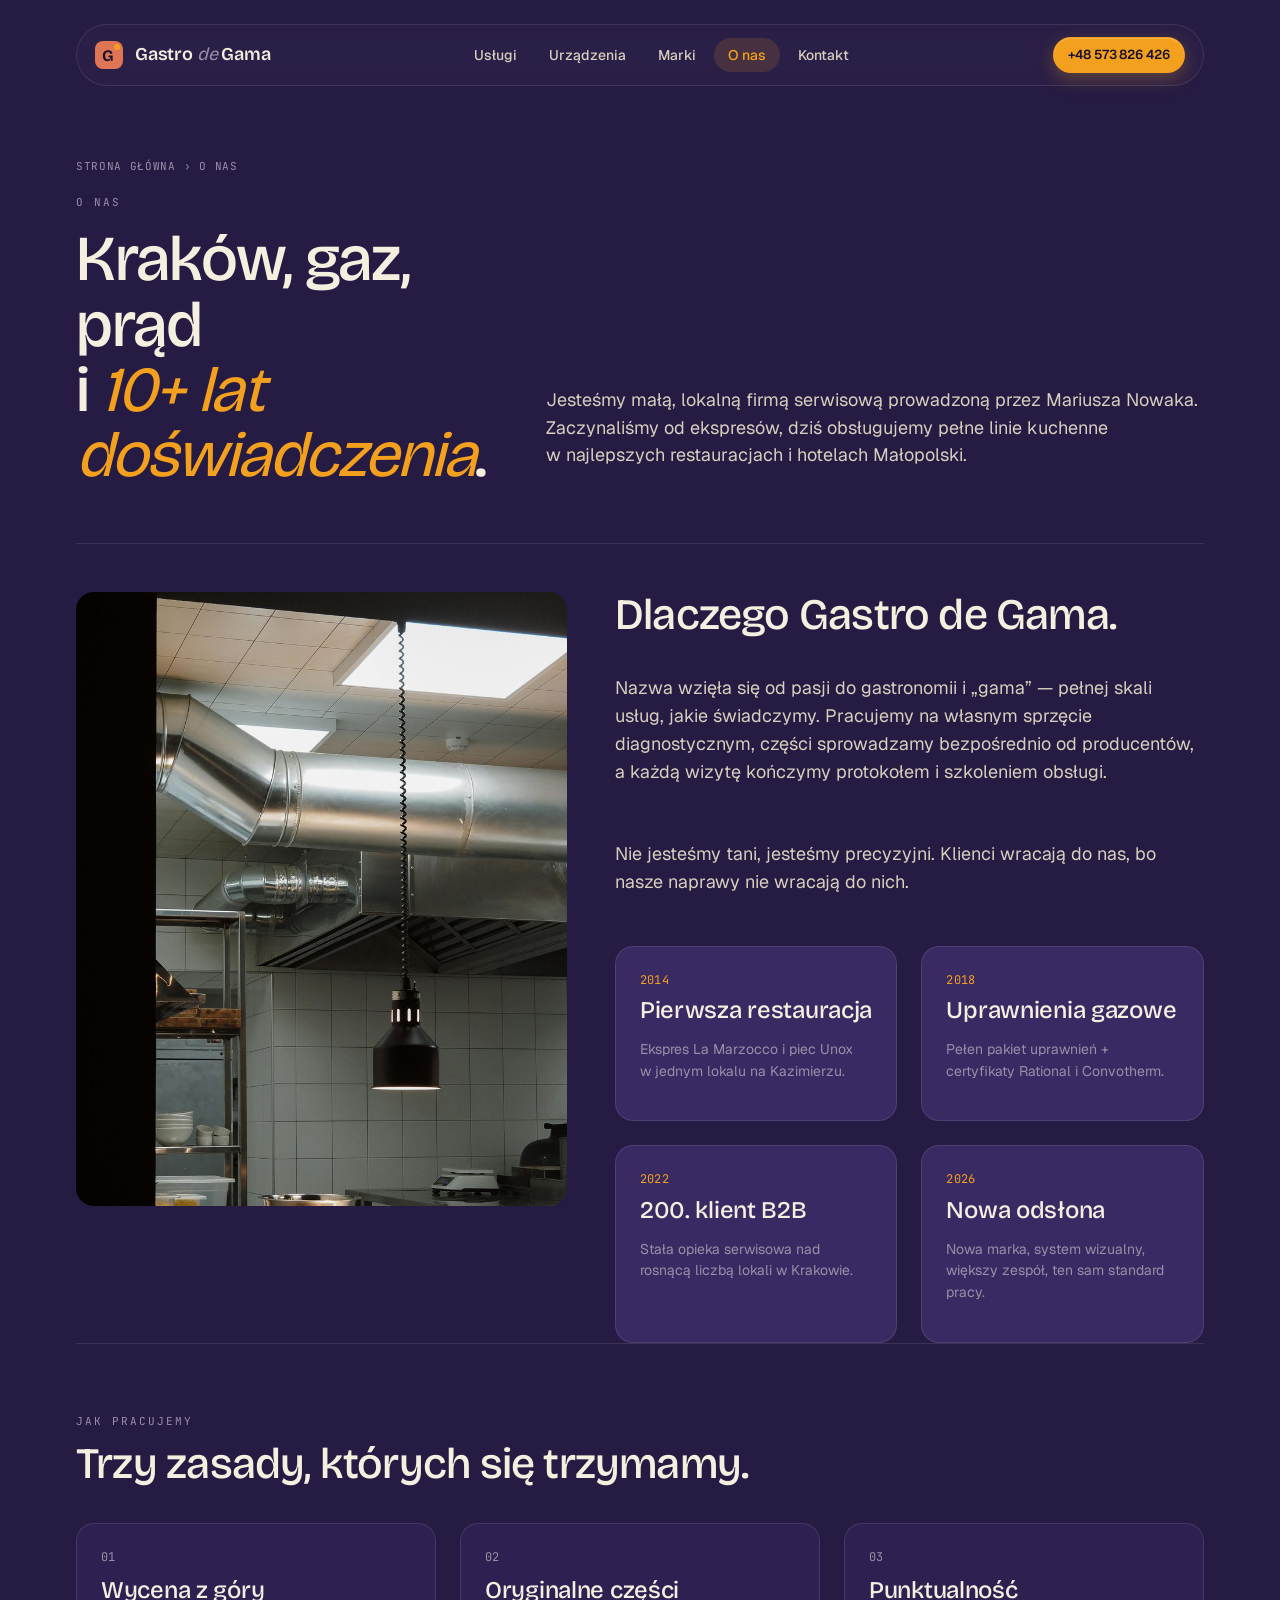
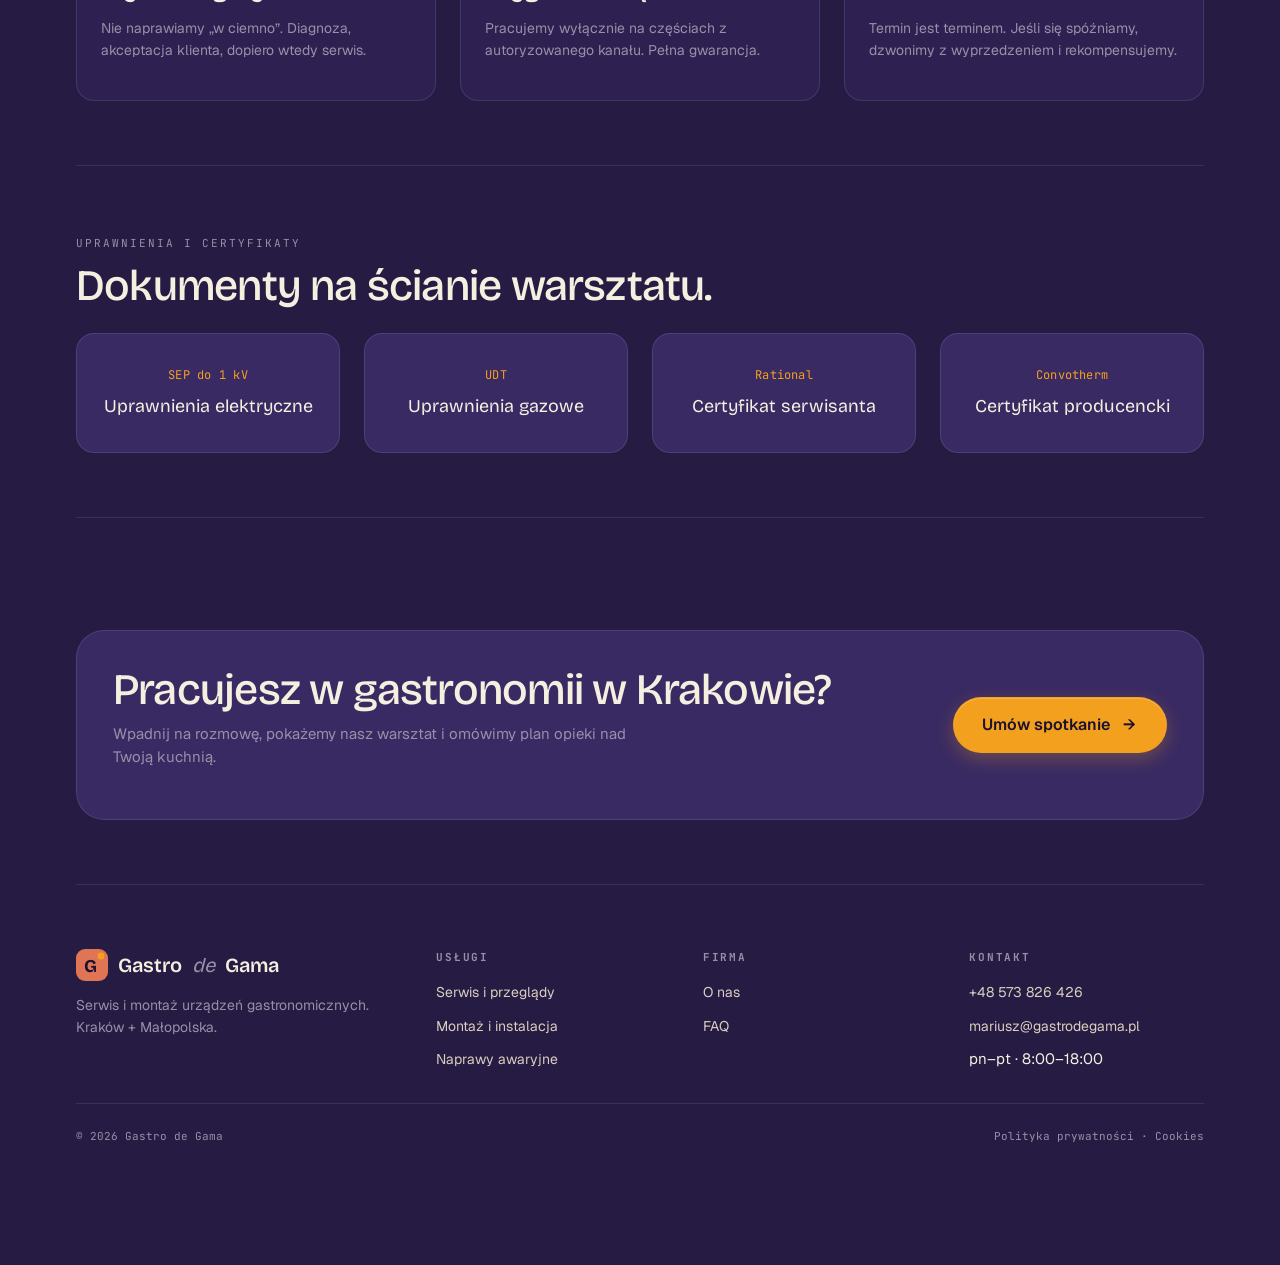
<file: o-nas.html>
<!doctype html>
<html lang="pl">
<head>
<meta charset="utf-8" />
<meta name="viewport" content="width=device-width, initial-scale=1" />
<title>O nas — Gastro de Gama</title>
<link rel="stylesheet" href="styles.css">
<!-- Google Analytics -->
<script async src="https://www.googletagmanager.com/gtag/js?id=G-FHFZWGSGB3"></script>
<script>
  window.dataLayer = window.dataLayer || [];
  function gtag(){dataLayer.push(arguments);}
  gtag('js', new Date());
  gtag('config', 'G-FHFZWGSGB3');
</script>
</head>
<body>


<main class="page">

<nav class="nav">
  <a class="brand" href="index.html"><span class="logo" aria-hidden="true"><svg viewBox="0 0 28 28" width="28" height="28"><rect width="28" height="28" rx="8" fill="#E07555"/><circle cx="22" cy="6" r="3" fill="#F4A01F"/><text x="13" y="20" text-anchor="middle" font-family="Bricolage Grotesque,system-ui" font-weight="700" font-size="16" fill="#1B1230">G</text></svg></span><span class="wordmark">Gastro <em>de</em> Gama</span></a>
  <button class="nav-toggle" aria-label="Menu" onclick="document.body.classList.toggle('nav-open')"><span></span><span></span><span></span></button>
  <ul>
    <li><a href="uslugi.html">Usługi</a></li>
    <li><a href="urzadzenia.html">Urządzenia</a></li>
    <li><a href="marki.html">Marki</a></li>
    <li><a href="o-nas.html" class="active">O nas</a></li>
    <li><a href="kontakt.html">Kontakt</a></li>
  </ul>
  <a class="btn btn-primary btn-sm" href="tel:+48573826426">+48 573 826 426</a>
</nav>

<div class="page-head">
  <div>
    <div class="crumb"><a href="index.html">Strona główna</a> <span>›</span> <span>O nas</span></div>
    <span class="eyebrow">O nas</span>
    <h1 class="h1" style="margin-top:14px">Kraków, gaz, prąd<br/>i&nbsp;<span class="kw">10+ lat doświadczenia</span>.</h1>
  </div>
  <p class="lead">Jesteśmy małą, lokalną firmą serwisową prowadzoną przez Mariusza Nowaka. Zaczynaliśmy od ekspresów, dziś obsługujemy pełne linie kuchenne w&nbsp;najlepszych restauracjach i&nbsp;hotelach Małopolski.</p>
</div>

<!-- STORY -->
<section style="display:grid;grid-template-columns:1fr 1.2fr;gap:48px;align-items:start">
  <img src="img-onas.jpg" alt="Profesjonalna kuchnia gastronomiczna" style="border-radius:var(--r-lg);width:100%;aspect-ratio:4/5;object-fit:cover;object-position:center top">
  <div style="display:flex;flex-direction:column;gap:18px">
    <h2 class="h2">Dlaczego Gastro de Gama.</h2>
    <p class="lead">Nazwa wzięła się od pasji do gastronomii i&nbsp;„gama” — pełnej skali usług, jakie świadczymy. Pracujemy na własnym sprzęcie diagnostycznym, części sprowadzamy bezpośrednio od producentów, a&nbsp;każdą wizytę kończymy protokołem i&nbsp;szkoleniem obsługi.</p>
    <p class="lead">Nie jesteśmy tani, jesteśmy precyzyjni. Klienci wracają do nas, bo nasze naprawy nie wracają do nich.</p>

    <div class="grid grid-2" style="margin-top:14px">
      <div class="card high"><div class="mono" style="color:var(--cta)">2014</div><h3 class="h3" style="margin:8px 0 6px">Pierwsza restauracja</h3><p class="muted" style="font-size:14px">Ekspres La Marzocco i&nbsp;piec Unox w&nbsp;jednym lokalu na Kazimierzu.</p></div>
      <div class="card high"><div class="mono" style="color:var(--cta)">2018</div><h3 class="h3" style="margin:8px 0 6px">Uprawnienia gazowe</h3><p class="muted" style="font-size:14px">Pełen pakiet uprawnień + certyfikaty Rational i&nbsp;Convotherm.</p></div>
      <div class="card high"><div class="mono" style="color:var(--cta)">2022</div><h3 class="h3" style="margin:8px 0 6px">200. klient B2B</h3><p class="muted" style="font-size:14px">Stała opieka serwisowa nad rosnącą liczbą lokali w&nbsp;Krakowie.</p></div>
      <div class="card high"><div class="mono" style="color:var(--cta)">2026</div><h3 class="h3" style="margin:8px 0 6px">Nowa odsłona</h3><p class="muted" style="font-size:14px">Nowa marka, system wizualny, większy zespół, ten sam standard pracy.</p></div>
    </div>
  </div>
</section>

<!-- WARTOŚCI -->
<section class="section">
  <div class="row" style="margin-bottom:36px;align-items:flex-end">
    <div>
      <span class="eyebrow">Jak pracujemy</span>
      <h2 class="h2" style="margin-top:10px">Trzy zasady, których się trzymamy.</h2>
    </div>
  </div>
  <div class="grid grid-3">
    <div class="card"><div class="mono">01</div><h3 class="h3" style="margin:10px 0 8px">Wycena z&nbsp;góry</h3><p class="muted" style="font-size:14px">Nie naprawiamy „w ciemno”. Diagnoza, akceptacja klienta, dopiero wtedy serwis.</p></div>
    <div class="card"><div class="mono">02</div><h3 class="h3" style="margin:10px 0 8px">Oryginalne części</h3><p class="muted" style="font-size:14px">Pracujemy wyłącznie na częściach z autoryzowanego kanału. Pełna gwarancja.</p></div>
    <div class="card"><div class="mono">03</div><h3 class="h3" style="margin:10px 0 8px">Punktualność</h3><p class="muted" style="font-size:14px">Termin jest terminem. Jeśli się spóźniamy, dzwonimy z wyprzedzeniem i&nbsp;rekompensujemy.</p></div>
  </div>
</section>

<!-- CERTYFIKATY -->
<section class="section">
  <div class="row" style="margin-bottom:24px;align-items:flex-end">
    <div>
      <span class="eyebrow">Uprawnienia i&nbsp;certyfikaty</span>
      <h2 class="h2" style="margin-top:10px">Dokumenty na ścianie warsztatu.</h2>
    </div>
  </div>
  <div class="grid grid-4">
    <div class="card high" style="text-align:center;padding:32px 18px"><div class="mono" style="color:var(--cta)">SEP do 1 kV</div><div style="font-family:var(--font-display);font-size:18px;margin-top:8px">Uprawnienia elektryczne</div></div>
    <div class="card high" style="text-align:center;padding:32px 18px"><div class="mono" style="color:var(--cta)">UDT</div><div style="font-family:var(--font-display);font-size:18px;margin-top:8px">Uprawnienia gazowe</div></div>
    <div class="card high" style="text-align:center;padding:32px 18px"><div class="mono" style="color:var(--cta)">Rational</div><div style="font-family:var(--font-display);font-size:18px;margin-top:8px">Certyfikat serwisanta</div></div>
    <div class="card high" style="text-align:center;padding:32px 18px"><div class="mono" style="color:var(--cta)">Convotherm</div><div style="font-family:var(--font-display);font-size:18px;margin-top:8px">Certyfikat producencki</div></div>
  </div>
</section>

<section class="section">
  <div class="stripe">
    <div>
      <h2 class="h2">Pracujesz w gastronomii w&nbsp;Krakowie?</h2>
      <p class="muted" style="font-size:15px;margin-top:8px;max-width:54ch">Wpadnij na rozmowę, pokażemy nasz warsztat i&nbsp;omówimy plan opieki nad Twoją kuchnią.</p>
    </div>
    <a class="btn btn-primary btn-lg" href="kontakt.html">Umów spotkanie <span class="arrow">→</span></a>
  </div>
</section>

<footer class="site">
  <div class="top">
    <div><div class="brand" style="display:flex;align-items:center;gap:10px;font-family:var(--font-display);font-size:20px;font-weight:600"><span class="logo" aria-hidden="true" style="width:32px;height:32px"><svg viewBox="0 0 32 32" width="32" height="32"><rect width="32" height="32" rx="9" fill="#E07555"/><circle cx="25" cy="7" r="3.4" fill="#F4A01F"/><text x="14.5" y="23" text-anchor="middle" font-family="Bricolage Grotesque,system-ui" font-weight="700" font-size="18" fill="#1B1230">G</text></svg></span>Gastro <em>de</em> Gama</div><p class="muted" style="font-size:14px;margin-top:14px;max-width:36ch">Serwis i montaż urządzeń gastronomicznych. Kraków + Małopolska.</p></div>
    <div><h4>Usługi</h4><ul><li><a href="uslugi-serwis.html">Serwis i przeglądy</a></li><li><a href="uslugi.html">Montaż i instalacja</a></li><li><a href="uslugi.html">Naprawy awaryjne</a></li></ul></div>
    <div><h4>Firma</h4><ul><li><a href="o-nas.html">O nas</a></li><li><a href="faq.html">FAQ</a></li></ul></div>
    <div><h4>Kontakt</h4><ul><li><a href="tel:+48573826426">+48 573 826 426</a></li><li><a href="mailto:mariusz@gastrodegama.pl">mariusz@gastrodegama.pl</a></li><li>pn–pt · 8:00–18:00</li></ul></div>
  </div>
  <div class="bottom"><span>© 2026 Gastro de Gama</span><span><a href="#">Polityka prywatności</a> · <a href="#">Cookies</a></span></div>
</footer>

</main>
</body>
</html>
</file>
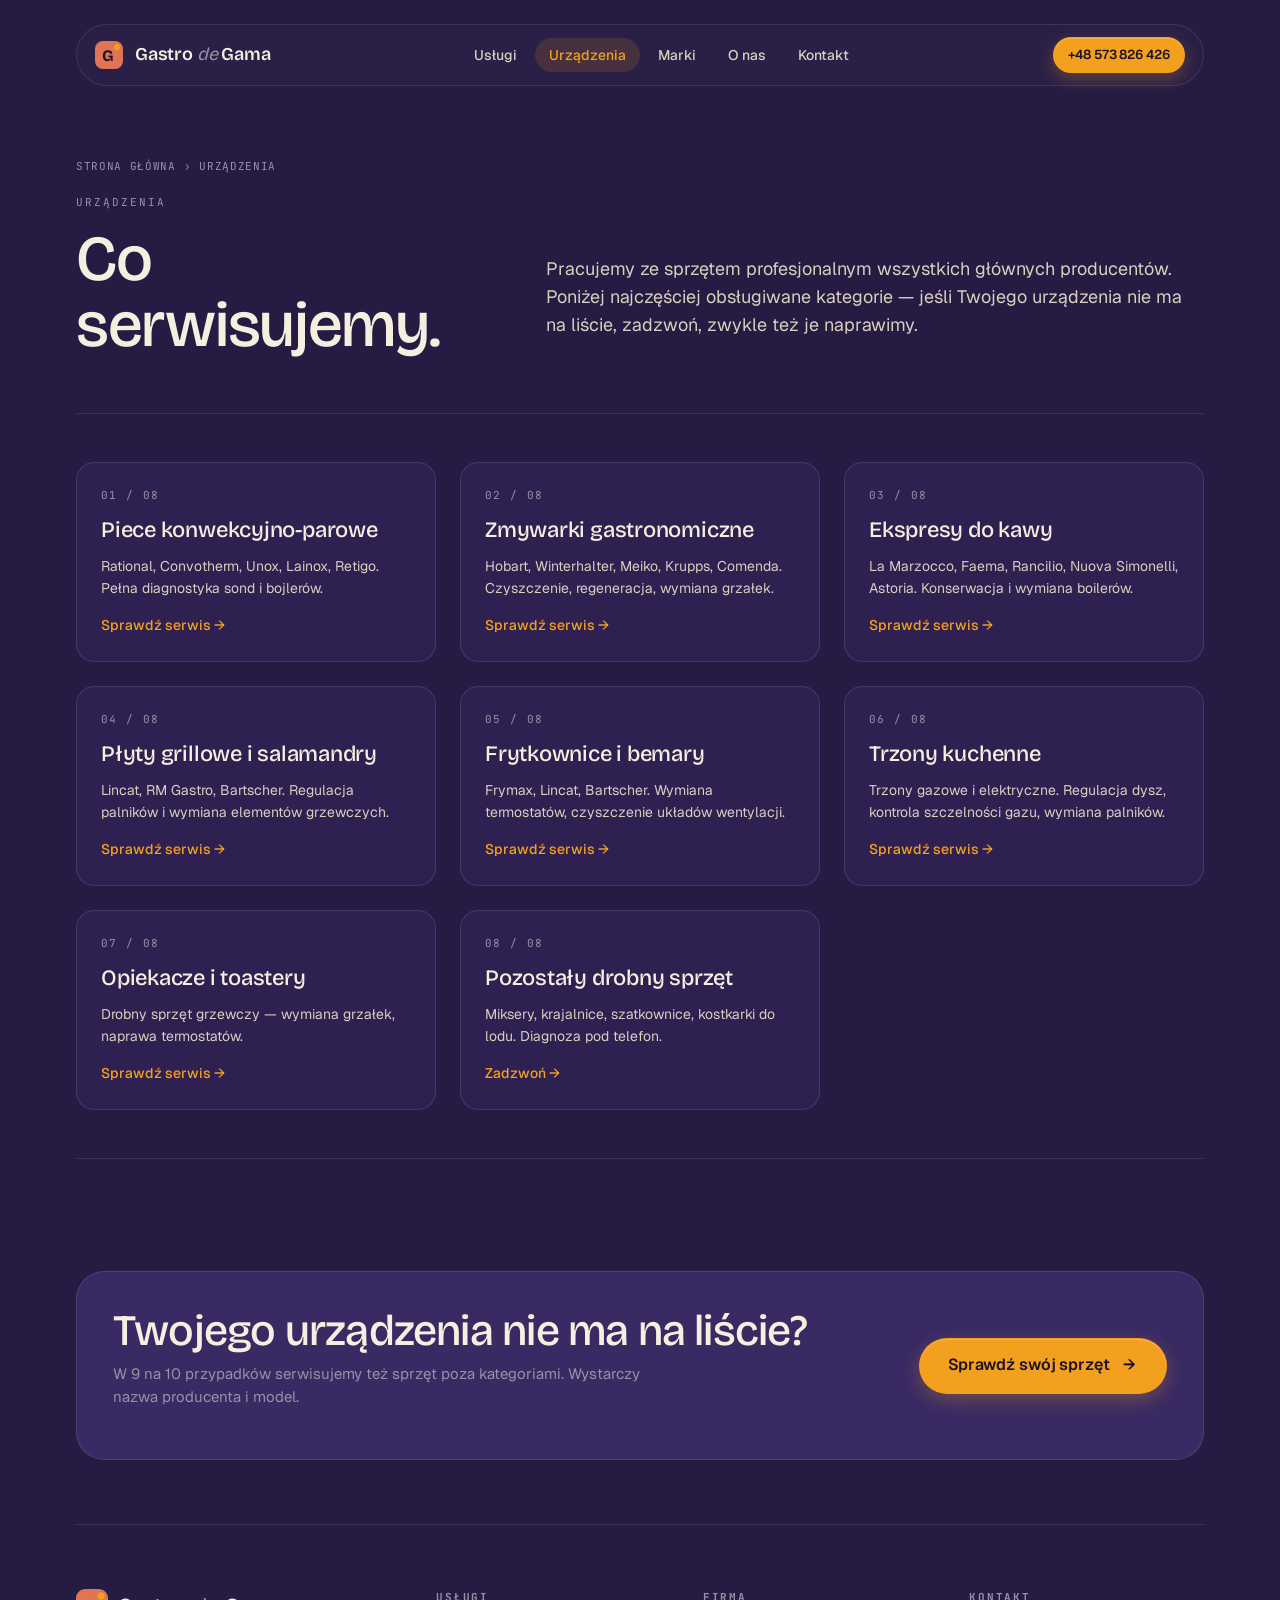
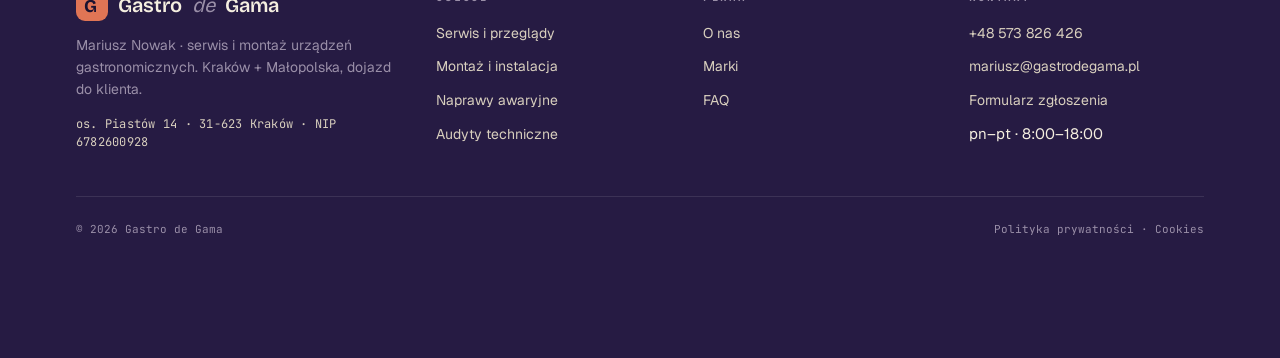
<file: urzadzenia.html>
<!doctype html>
<html lang="pl">
<head>
<meta charset="utf-8" />
<meta name="viewport" content="width=device-width, initial-scale=1" />
<title>Urządzenia — Gastro de Gama</title>
<link rel="stylesheet" href="styles.css">
<!-- Google Analytics -->
<script async src="https://www.googletagmanager.com/gtag/js?id=G-FHFZWGSGB3"></script>
<script>
  window.dataLayer = window.dataLayer || [];
  function gtag(){dataLayer.push(arguments);}
  gtag('js', new Date());
  gtag('config', 'G-FHFZWGSGB3');
</script>
</head>
<body>


<main class="page">

<nav class="nav">
  <a class="brand" href="index.html"><span class="logo" aria-hidden="true"><svg viewBox="0 0 28 28" width="28" height="28"><rect width="28" height="28" rx="8" fill="#E07555"/><circle cx="22" cy="6" r="3" fill="#F4A01F"/><text x="13" y="20" text-anchor="middle" font-family="Bricolage Grotesque,system-ui" font-weight="700" font-size="16" fill="#1B1230">G</text></svg></span><span class="wordmark">Gastro <em>de</em> Gama</span></a>
  <button class="nav-toggle" aria-label="Menu" onclick="document.body.classList.toggle('nav-open')"><span></span><span></span><span></span></button>
  <ul>
    <li><a href="uslugi.html">Usługi</a></li>
    <li><a href="urzadzenia.html" class="active">Urządzenia</a></li>
    <li><a href="marki.html">Marki</a></li>
    <li><a href="o-nas.html">O nas</a></li>
    <li><a href="kontakt.html">Kontakt</a></li>
  </ul>
  <a class="btn btn-primary btn-sm" href="tel:+48573826426">+48 573 826 426</a>
</nav>

<div class="page-head">
  <div>
    <div class="crumb"><a href="index.html">Strona główna</a> <span>›</span> <span>Urządzenia</span></div>
    <span class="eyebrow">Urządzenia</span>
    <h1 class="h1" style="margin-top:14px">Co serwisujemy.</h1>
  </div>
  <p class="lead">Pracujemy ze sprzętem profesjonalnym wszystkich głównych producentów. Poniżej najczęściej obsługiwane kategorie — jeśli Twojego urządzenia nie ma na liście, zadzwoń, zwykle też je naprawimy.</p>
</div>

<section>
  <div class="grid grid-3">
    <div class="tile"><div class="num">01 / 08</div><div class="ttl">Piece konwekcyjno-parowe</div><div class="desc">Rational, Convotherm, Unox, Lainox, Retigo. Pełna diagnostyka sond i&nbsp;bojlerów.</div><span class="cta-link">Sprawdź serwis →</span></div>
    <div class="tile"><div class="num">02 / 08</div><div class="ttl">Zmywarki gastronomiczne</div><div class="desc">Hobart, Winterhalter, Meiko, Krupps, Comenda. Czyszczenie, regeneracja, wymiana grzałek.</div><span class="cta-link">Sprawdź serwis →</span></div>
    <div class="tile"><div class="num">03 / 08</div><div class="ttl">Ekspresy do kawy</div><div class="desc">La Marzocco, Faema, Rancilio, Nuova Simonelli, Astoria. Konserwacja i&nbsp;wymiana boilerów.</div><span class="cta-link">Sprawdź serwis →</span></div>
    <div class="tile"><div class="num">04 / 08</div><div class="ttl">Płyty grillowe i&nbsp;salamandry</div><div class="desc">Lincat, RM Gastro, Bartscher. Regulacja palników i&nbsp;wymiana elementów grzewczych.</div><span class="cta-link">Sprawdź serwis →</span></div>
    <div class="tile"><div class="num">05 / 08</div><div class="ttl">Frytkownice i&nbsp;bemary</div><div class="desc">Frymax, Lincat, Bartscher. Wymiana termostatów, czyszczenie układów wentylacji.</div><span class="cta-link">Sprawdź serwis →</span></div>
    <div class="tile"><div class="num">06 / 08</div><div class="ttl">Trzony kuchenne</div><div class="desc">Trzony gazowe i&nbsp;elektryczne. Regulacja dysz, kontrola szczelności gazu, wymiana palników.</div><span class="cta-link">Sprawdź serwis →</span></div>
    <div class="tile"><div class="num">07 / 08</div><div class="ttl">Opiekacze i&nbsp;toastery</div><div class="desc">Drobny sprzęt grzewczy — wymiana grzałek, naprawa termostatów.</div><span class="cta-link">Sprawdź serwis →</span></div>
    <div class="tile"><div class="num">08 / 08</div><div class="ttl">Pozostały drobny sprzęt</div><div class="desc">Miksery, krajalnice, szatkownice, kostkarki do lodu. Diagnoza pod telefon.</div><span class="cta-link">Zadzwoń →</span></div>
  </div>
</section>

<section class="section" style="margin-top:48px">
  <div class="stripe">
    <div>
      <h2 class="h2">Twojego urządzenia nie ma na liście?</h2>
      <p class="muted" style="font-size:15px;margin-top:8px;max-width:54ch">W 9 na 10 przypadków serwisujemy też sprzęt poza kategoriami. Wystarczy nazwa producenta i&nbsp;model.</p>
    </div>
    <a class="btn btn-primary btn-lg" href="kontakt.html">Sprawdź swój sprzęt <span class="arrow">→</span></a>
  </div>
</section>

<footer class="site">
  <div class="top">
    <div>
      <div class="brand" style="display:flex;align-items:center;gap:10px;font-family:var(--font-display);font-size:20px;font-weight:600"><span class="logo" aria-hidden="true" style="width:32px;height:32px"><svg viewBox="0 0 32 32" width="32" height="32"><rect width="32" height="32" rx="9" fill="#E07555"/><circle cx="25" cy="7" r="3.4" fill="#F4A01F"/><text x="14.5" y="23" text-anchor="middle" font-family="Bricolage Grotesque,system-ui" font-weight="700" font-size="18" fill="#1B1230">G</text></svg></span>Gastro <em>de</em> Gama</div>
      <p class="muted" style="font-size:14px;margin-top:14px;max-width:36ch">Mariusz Nowak · serwis i montaż urządzeń gastronomicznych. Kraków + Małopolska, dojazd do klienta.</p>
      <p class="mono" style="margin-top:14px;color:var(--fg-2)">os. Piastów 14 · 31-623 Kraków · NIP 6782600928</p>
    </div>
    <div><h4>Usługi</h4><ul><li><a href="uslugi-serwis.html">Serwis i przeglądy</a></li><li><a href="uslugi.html">Montaż i instalacja</a></li><li><a href="uslugi.html">Naprawy awaryjne</a></li><li><a href="uslugi.html">Audyty techniczne</a></li></ul></div>
    <div><h4>Firma</h4><ul><li><a href="o-nas.html">O nas</a></li><li><a href="marki.html">Marki</a></li><li><a href="faq.html">FAQ</a></li></ul></div>
    <div><h4>Kontakt</h4><ul><li><a href="tel:+48573826426">+48 573 826 426</a></li><li><a href="mailto:mariusz@gastrodegama.pl">mariusz@gastrodegama.pl</a></li><li><a href="kontakt.html">Formularz zgłoszenia</a></li><li>pn–pt · 8:00–18:00</li></ul></div>
  </div>
  <div class="bottom"><span>© 2026 Gastro de Gama</span><span><a href="#">Polityka prywatności</a> · <a href="#">Cookies</a></span></div>
</footer>

</main>
</body>
</html>
</file>
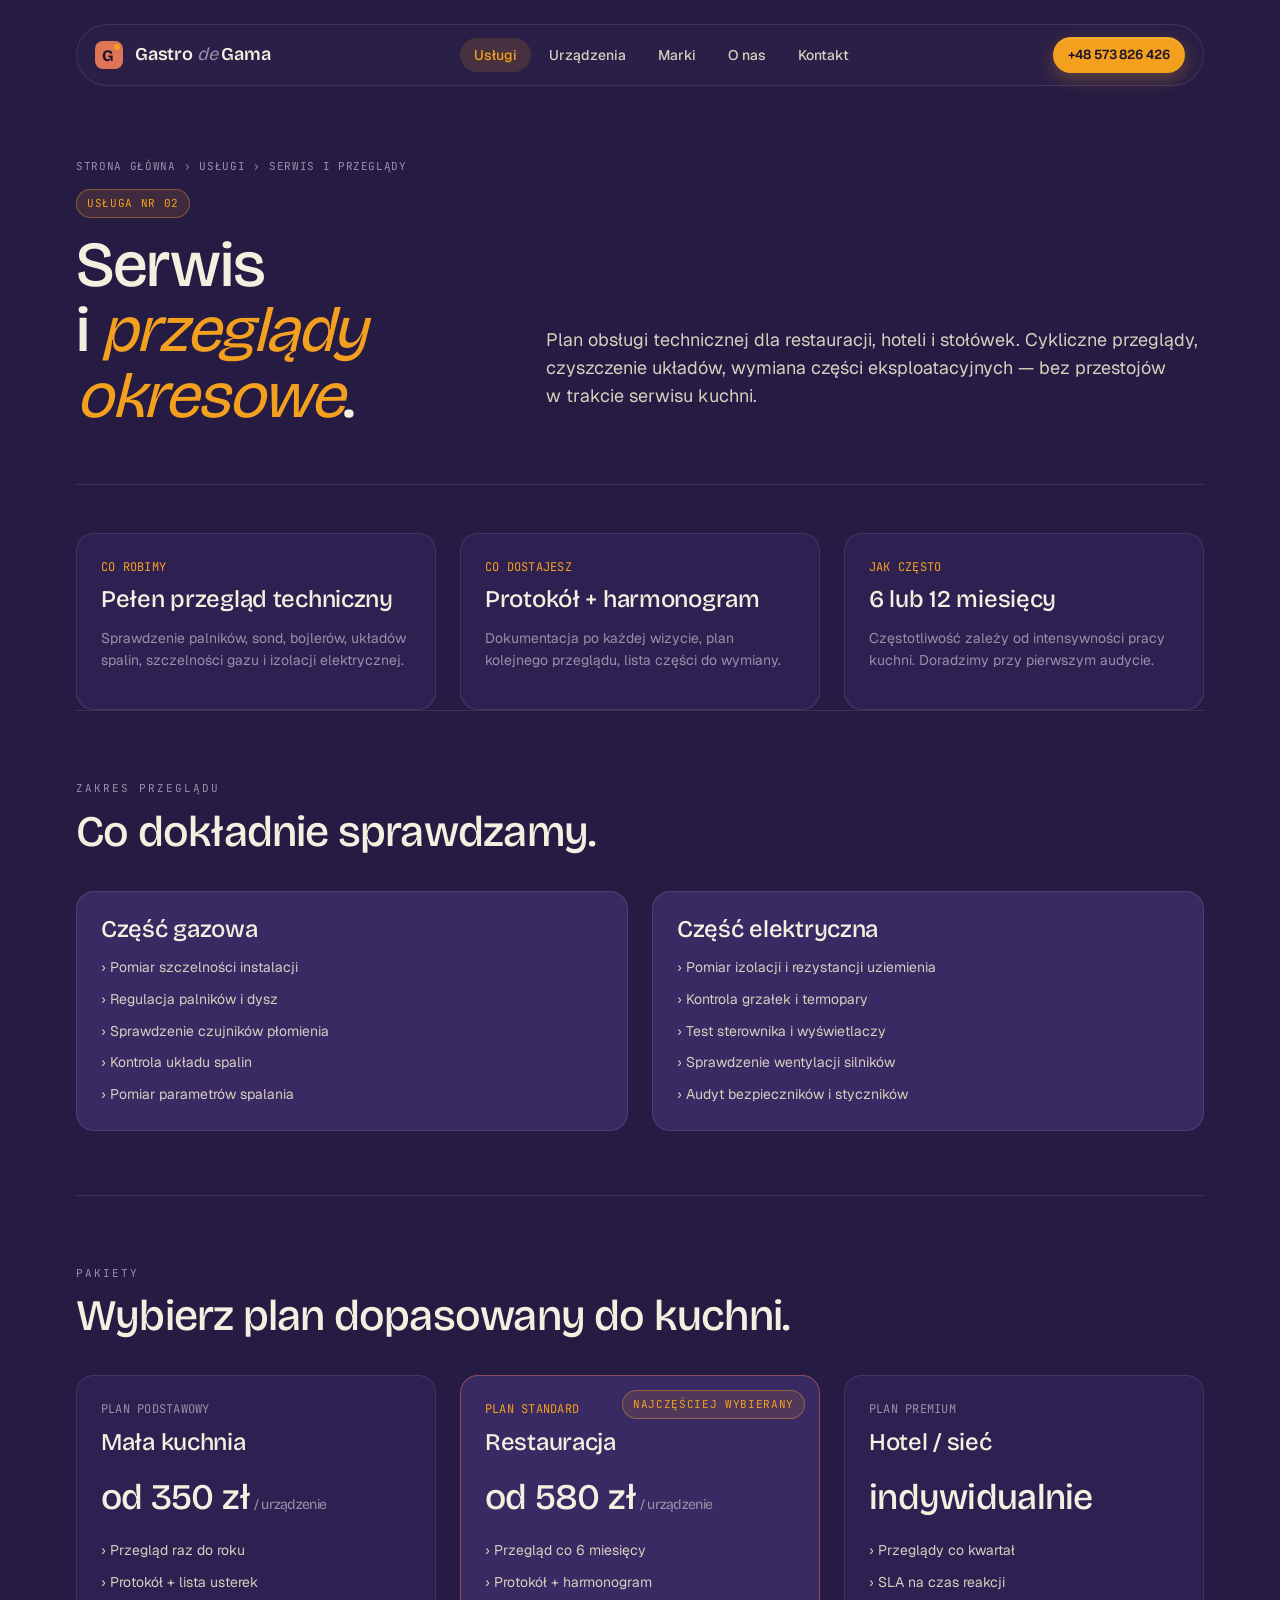
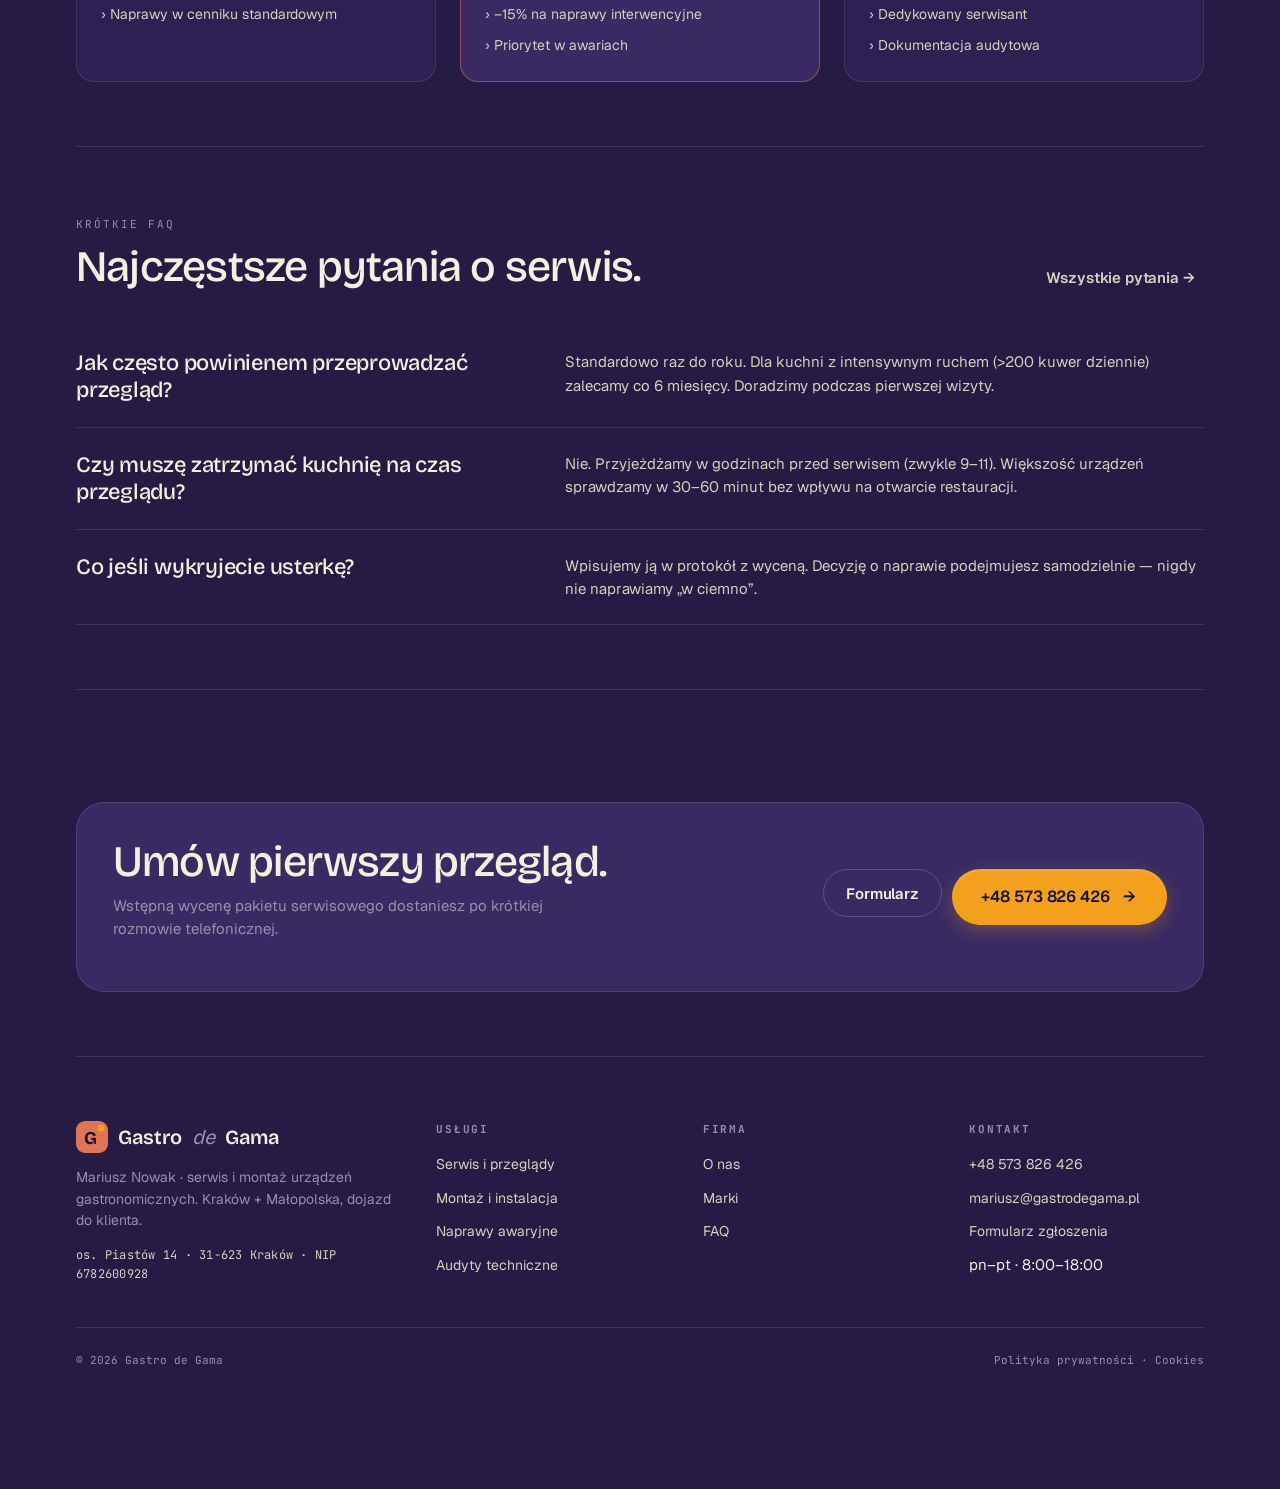
<file: uslugi-serwis.html>
<!doctype html>
<html lang="pl">
<head>
<meta charset="utf-8" />
<meta name="viewport" content="width=device-width, initial-scale=1" />
<title>Serwis i przeglądy okresowe — Gastro de Gama</title>
<link rel="stylesheet" href="styles.css">
<!-- Google Analytics -->
<script async src="https://www.googletagmanager.com/gtag/js?id=G-FHFZWGSGB3"></script>
<script>
  window.dataLayer = window.dataLayer || [];
  function gtag(){dataLayer.push(arguments);}
  gtag('js', new Date());
  gtag('config', 'G-FHFZWGSGB3');
</script>
</head>
<body>


<main class="page">

<nav class="nav">
  <a class="brand" href="index.html"><span class="logo" aria-hidden="true"><svg viewBox="0 0 28 28" width="28" height="28"><rect width="28" height="28" rx="8" fill="#E07555"/><circle cx="22" cy="6" r="3" fill="#F4A01F"/><text x="13" y="20" text-anchor="middle" font-family="Bricolage Grotesque,system-ui" font-weight="700" font-size="16" fill="#1B1230">G</text></svg></span><span class="wordmark">Gastro <em>de</em> Gama</span></a>
  <button class="nav-toggle" aria-label="Menu" onclick="document.body.classList.toggle('nav-open')"><span></span><span></span><span></span></button>
  <ul>
    <li><a href="uslugi.html" class="active">Usługi</a></li>
    <li><a href="urzadzenia.html">Urządzenia</a></li>
    <li><a href="marki.html">Marki</a></li>
    <li><a href="o-nas.html">O nas</a></li>
    <li><a href="kontakt.html">Kontakt</a></li>
  </ul>
  <a class="btn btn-primary btn-sm" href="tel:+48573826426">+48 573 826 426</a>
</nav>

<div class="page-head">
  <div>
    <div class="crumb"><a href="index.html">Strona główna</a> <span>›</span> <a href="uslugi.html">Usługi</a> <span>›</span> <span>Serwis i przeglądy</span></div>
    <span class="badge cta">Usługa nr 02</span>
    <h1 class="h1" style="margin-top:14px">Serwis i&nbsp;<span class="kw">przeglądy okresowe</span>.</h1>
  </div>
  <p class="lead">Plan obsługi technicznej dla restauracji, hoteli i&nbsp;stołówek. Cykliczne przeglądy, czyszczenie układów, wymiana części eksploatacyjnych — bez przestojów w&nbsp;trakcie serwisu kuchni.</p>
</div>

<!-- KEY POINTS -->
<section>
  <div class="grid grid-3">
    <div class="card"><div class="mono" style="color:var(--cta)">CO ROBIMY</div><h3 class="h3" style="margin:10px 0 8px">Pełen przegląd techniczny</h3><p class="muted" style="font-size:14px">Sprawdzenie palników, sond, bojlerów, układów spalin, szczelności gazu i&nbsp;izolacji elektrycznej.</p></div>
    <div class="card"><div class="mono" style="color:var(--cta)">CO DOSTAJESZ</div><h3 class="h3" style="margin:10px 0 8px">Protokół + harmonogram</h3><p class="muted" style="font-size:14px">Dokumentacja po każdej wizycie, plan kolejnego przeglądu, lista części do wymiany.</p></div>
    <div class="card"><div class="mono" style="color:var(--cta)">JAK CZĘSTO</div><h3 class="h3" style="margin:10px 0 8px">6 lub 12 miesięcy</h3><p class="muted" style="font-size:14px">Częstotliwość zależy od intensywności pracy kuchni. Doradzimy przy pierwszym audycie.</p></div>
  </div>
</section>

<!-- ZAKRES -->
<section class="section">
  <div class="row" style="margin-bottom:36px;align-items:flex-end">
    <div>
      <span class="eyebrow">Zakres przeglądu</span>
      <h2 class="h2" style="margin-top:10px">Co dokładnie sprawdzamy.</h2>
    </div>
  </div>
  <div class="grid grid-2">
    <div class="card high">
      <h3 class="h3" style="margin-bottom:14px">Część gazowa</h3>
      <ul style="margin:0;padding:0;list-style:none;display:flex;flex-direction:column;gap:10px;color:var(--fg-2);font-size:14px">
        <li>› Pomiar szczelności instalacji</li>
        <li>› Regulacja palników i&nbsp;dysz</li>
        <li>› Sprawdzenie czujników płomienia</li>
        <li>› Kontrola układu spalin</li>
        <li>› Pomiar parametrów spalania</li>
      </ul>
    </div>
    <div class="card high">
      <h3 class="h3" style="margin-bottom:14px">Część elektryczna</h3>
      <ul style="margin:0;padding:0;list-style:none;display:flex;flex-direction:column;gap:10px;color:var(--fg-2);font-size:14px">
        <li>› Pomiar izolacji i&nbsp;rezystancji uziemienia</li>
        <li>› Kontrola grzałek i&nbsp;termopary</li>
        <li>› Test sterownika i&nbsp;wyświetlaczy</li>
        <li>› Sprawdzenie wentylacji silników</li>
        <li>› Audyt bezpieczników i&nbsp;styczników</li>
      </ul>
    </div>
  </div>
</section>

<!-- PAKIETY -->
<section class="section">
  <div class="row" style="margin-bottom:36px;align-items:flex-end">
    <div>
      <span class="eyebrow">Pakiety</span>
      <h2 class="h2" style="margin-top:10px">Wybierz plan dopasowany do kuchni.</h2>
    </div>
  </div>
  <div class="grid grid-3">
    <div class="card">
      <div class="mono">PLAN PODSTAWOWY</div>
      <h3 class="h3" style="margin:10px 0 8px">Mała kuchnia</h3>
      <div style="font-family:var(--font-display);font-size:36px;font-weight:500;letter-spacing:-.02em;margin:14px 0">od 350 zł<span style="font-size:14px;color:var(--fg-3);font-weight:400"> / urządzenie</span></div>
      <ul style="margin:0;padding:0;list-style:none;display:flex;flex-direction:column;gap:10px;color:var(--fg-2);font-size:14px">
        <li>› Przegląd raz do roku</li>
        <li>› Protokół + lista usterek</li>
        <li>› Naprawy w cenniku standardowym</li>
      </ul>
    </div>
    <div class="card" style="border-color:rgba(224,117,85,.5);background:var(--bg-3);position:relative">
      <span class="badge cta" style="position:absolute;top:14px;right:14px">Najczęściej wybierany</span>
      <div class="mono" style="color:var(--cta)">PLAN STANDARD</div>
      <h3 class="h3" style="margin:10px 0 8px">Restauracja</h3>
      <div style="font-family:var(--font-display);font-size:36px;font-weight:500;letter-spacing:-.02em;margin:14px 0">od 580 zł<span style="font-size:14px;color:var(--fg-3);font-weight:400"> / urządzenie</span></div>
      <ul style="margin:0;padding:0;list-style:none;display:flex;flex-direction:column;gap:10px;color:var(--fg-2);font-size:14px">
        <li>› Przegląd co 6 miesięcy</li>
        <li>› Protokół + harmonogram</li>
        <li>› –15% na naprawy interwencyjne</li>
        <li>› Priorytet w&nbsp;awariach</li>
      </ul>
    </div>
    <div class="card">
      <div class="mono">PLAN PREMIUM</div>
      <h3 class="h3" style="margin:10px 0 8px">Hotel / sieć</h3>
      <div style="font-family:var(--font-display);font-size:36px;font-weight:500;letter-spacing:-.02em;margin:14px 0">indywidualnie</div>
      <ul style="margin:0;padding:0;list-style:none;display:flex;flex-direction:column;gap:10px;color:var(--fg-2);font-size:14px">
        <li>› Przeglądy co kwartał</li>
        <li>› SLA na czas reakcji</li>
        <li>› Dedykowany serwisant</li>
        <li>› Dokumentacja audytowa</li>
      </ul>
    </div>
  </div>
</section>

<!-- FAQ MINI -->
<section class="section">
  <div class="row" style="margin-bottom:36px;align-items:flex-end">
    <div>
      <span class="eyebrow">Krótkie FAQ</span>
      <h2 class="h2" style="margin-top:10px">Najczęstsze pytania o serwis.</h2>
    </div>
    <a class="btn btn-ghost" href="faq.html">Wszystkie pytania →</a>
  </div>
  <div class="faq-item">
    <h3>Jak często powinienem przeprowadzać przegląd?</h3>
    <p>Standardowo raz do roku. Dla kuchni z intensywnym ruchem (>200 kuwer dziennie) zalecamy co 6 miesięcy. Doradzimy podczas pierwszej wizyty.</p>
  </div>
  <div class="faq-item">
    <h3>Czy muszę zatrzymać kuchnię na czas przeglądu?</h3>
    <p>Nie. Przyjeżdżamy w godzinach przed serwisem (zwykle 9–11). Większość urządzeń sprawdzamy w 30–60 minut bez wpływu na otwarcie restauracji.</p>
  </div>
  <div class="faq-item">
    <h3>Co jeśli wykryjecie usterkę?</h3>
    <p>Wpisujemy ją w protokół z wyceną. Decyzję o naprawie podejmujesz samodzielnie — nigdy nie naprawiamy „w ciemno”.</p>
  </div>
</section>

<!-- CTA -->
<section class="section">
  <div class="stripe">
    <div>
      <h2 class="h2">Umów pierwszy przegląd.</h2>
      <p class="muted" style="font-size:15px;margin-top:8px;max-width:50ch">Wstępną wycenę pakietu serwisowego dostaniesz po krótkiej rozmowie telefonicznej.</p>
    </div>
    <div style="display:flex;gap:10px;flex-wrap:wrap">
      <a class="btn btn-secondary" href="kontakt.html">Formularz</a>
      <a class="btn btn-primary btn-lg" href="tel:+48573826426">+48 573 826 426 <span class="arrow">→</span></a>
    </div>
  </div>
</section>

<footer class="site">
  <div class="top">
    <div>
      <div class="brand" style="display:flex;align-items:center;gap:10px;font-family:var(--font-display);font-size:20px;font-weight:600"><span class="logo" aria-hidden="true" style="width:32px;height:32px"><svg viewBox="0 0 32 32" width="32" height="32"><rect width="32" height="32" rx="9" fill="#E07555"/><circle cx="25" cy="7" r="3.4" fill="#F4A01F"/><text x="14.5" y="23" text-anchor="middle" font-family="Bricolage Grotesque,system-ui" font-weight="700" font-size="18" fill="#1B1230">G</text></svg></span>Gastro <em>de</em> Gama</div>
      <p class="muted" style="font-size:14px;margin-top:14px;max-width:36ch">Mariusz Nowak · serwis i montaż urządzeń gastronomicznych. Kraków + Małopolska, dojazd do klienta.</p>
      <p class="mono" style="margin-top:14px;color:var(--fg-2)">os. Piastów 14 · 31-623 Kraków · NIP 6782600928</p>
    </div>
    <div><h4>Usługi</h4><ul><li><a href="uslugi-serwis.html">Serwis i przeglądy</a></li><li><a href="uslugi.html">Montaż i instalacja</a></li><li><a href="uslugi.html">Naprawy awaryjne</a></li><li><a href="uslugi.html">Audyty techniczne</a></li></ul></div>
    <div><h4>Firma</h4><ul><li><a href="o-nas.html">O nas</a></li><li><a href="marki.html">Marki</a></li><li><a href="faq.html">FAQ</a></li></ul></div>
    <div><h4>Kontakt</h4><ul><li><a href="tel:+48573826426">+48 573 826 426</a></li><li><a href="mailto:mariusz@gastrodegama.pl">mariusz@gastrodegama.pl</a></li><li><a href="kontakt.html">Formularz zgłoszenia</a></li><li>pn–pt · 8:00–18:00</li></ul></div>
  </div>
  <div class="bottom"><span>© 2026 Gastro de Gama</span><span><a href="#">Polityka prywatności</a> · <a href="#">Cookies</a></span></div>
</footer>

</main>
</body>
</html>
</file>
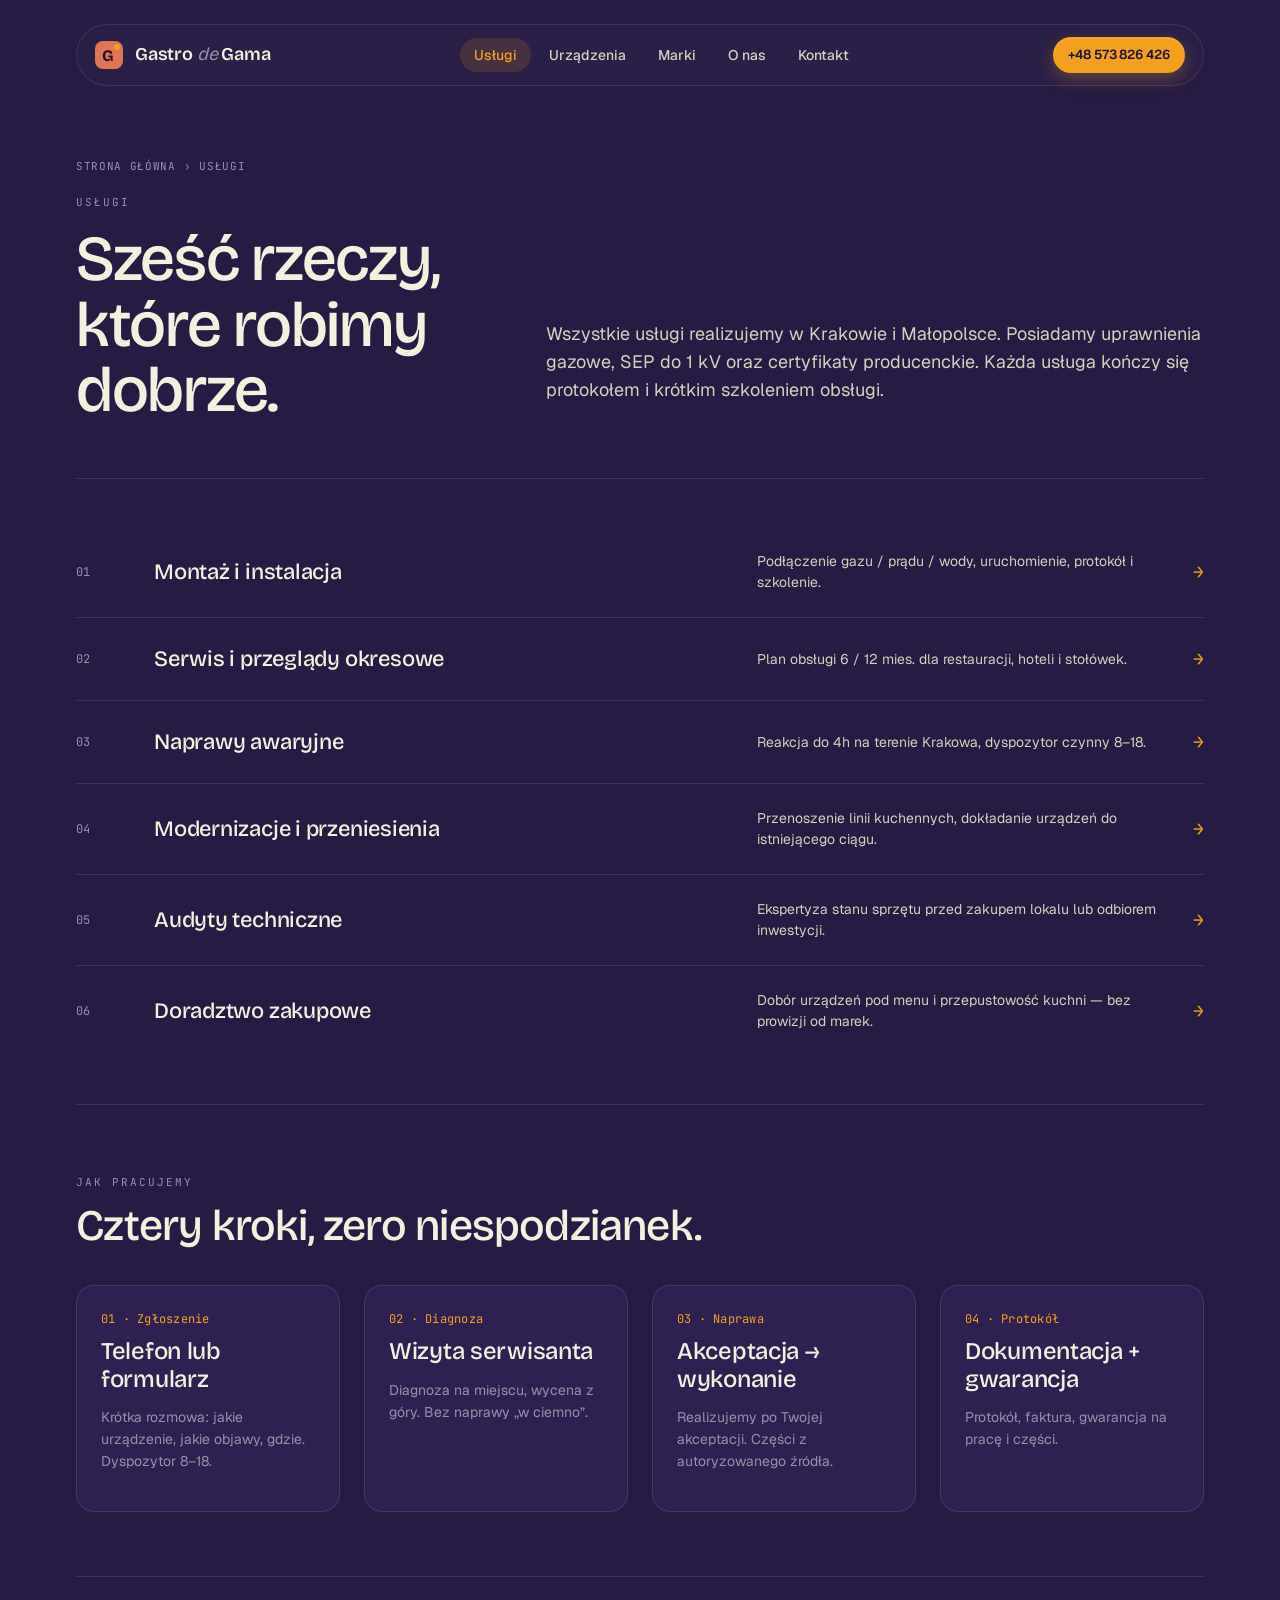
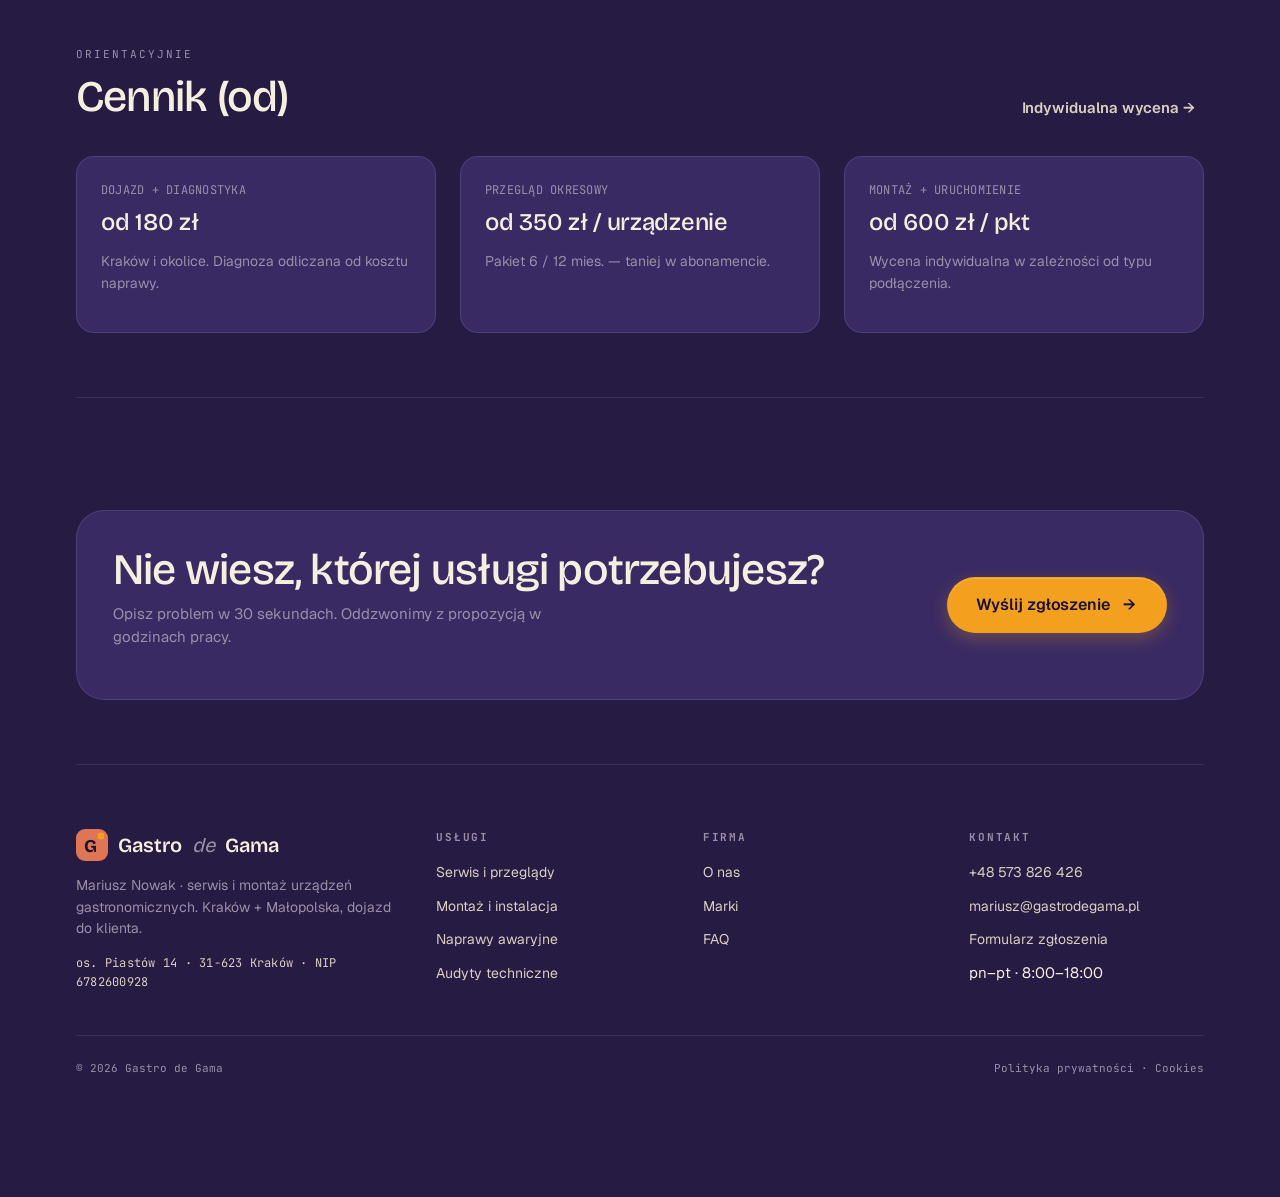
<file: uslugi.html>
<!doctype html>
<html lang="pl">
<head>
<meta charset="utf-8" />
<meta name="viewport" content="width=device-width, initial-scale=1" />
<title>Usługi — Gastro de Gama</title>
<link rel="stylesheet" href="styles.css">
<!-- Google Analytics -->
<script async src="https://www.googletagmanager.com/gtag/js?id=G-FHFZWGSGB3"></script>
<script>
  window.dataLayer = window.dataLayer || [];
  function gtag(){dataLayer.push(arguments);}
  gtag('js', new Date());
  gtag('config', 'G-FHFZWGSGB3');
</script>
</head>
<body>


<main class="page">

<nav class="nav">
  <a class="brand" href="index.html"><span class="logo" aria-hidden="true"><svg viewBox="0 0 28 28" width="28" height="28"><rect width="28" height="28" rx="8" fill="#E07555"/><circle cx="22" cy="6" r="3" fill="#F4A01F"/><text x="13" y="20" text-anchor="middle" font-family="Bricolage Grotesque,system-ui" font-weight="700" font-size="16" fill="#1B1230">G</text></svg></span><span class="wordmark">Gastro <em>de</em> Gama</span></a>
  <button class="nav-toggle" aria-label="Menu" onclick="document.body.classList.toggle('nav-open')"><span></span><span></span><span></span></button>
  <ul>
    <li><a href="uslugi.html" class="active">Usługi</a></li>
    <li><a href="urzadzenia.html">Urządzenia</a></li>
    <li><a href="marki.html">Marki</a></li>
    <li><a href="o-nas.html">O nas</a></li>
    <li><a href="kontakt.html">Kontakt</a></li>
  </ul>
  <a class="btn btn-primary btn-sm" href="tel:+48573826426">+48 573 826 426</a>
</nav>

<div class="page-head">
  <div>
    <div class="crumb"><a href="index.html">Strona główna</a> <span>›</span> <span>Usługi</span></div>
    <span class="eyebrow">Usługi</span>
    <h1 class="h1" style="margin-top:14px">Sześć rzeczy, które robimy dobrze.</h1>
  </div>
  <p class="lead">Wszystkie usługi realizujemy w Krakowie i Małopolsce. Posiadamy uprawnienia gazowe, SEP do 1 kV oraz certyfikaty producenckie. Każda usługa kończy się protokołem i krótkim szkoleniem obsługi.</p>
</div>

<section>
  <div class="svc-list">
    <a class="item" href="uslugi-serwis.html">
      <div class="num">01</div>
      <div class="ttl">Montaż i instalacja</div>
      <div class="desc">Podłączenie gazu / prądu / wody, uruchomienie, protokół i szkolenie.</div>
      <div class="arr">→</div>
    </a>
    <a class="item" href="uslugi-serwis.html">
      <div class="num">02</div>
      <div class="ttl">Serwis i przeglądy okresowe</div>
      <div class="desc">Plan obsługi 6 / 12 mies. dla restauracji, hoteli i stołówek.</div>
      <div class="arr">→</div>
    </a>
    <a class="item" href="uslugi-serwis.html">
      <div class="num">03</div>
      <div class="ttl">Naprawy awaryjne</div>
      <div class="desc">Reakcja do 4h na terenie Krakowa, dyspozytor czynny 8–18.</div>
      <div class="arr">→</div>
    </a>
    <a class="item" href="uslugi-serwis.html">
      <div class="num">04</div>
      <div class="ttl">Modernizacje i przeniesienia</div>
      <div class="desc">Przenoszenie linii kuchennych, dokładanie urządzeń do istniejącego ciągu.</div>
      <div class="arr">→</div>
    </a>
    <a class="item" href="uslugi-serwis.html">
      <div class="num">05</div>
      <div class="ttl">Audyty techniczne</div>
      <div class="desc">Ekspertyza stanu sprzętu przed zakupem lokalu lub odbiorem inwestycji.</div>
      <div class="arr">→</div>
    </a>
    <a class="item" href="uslugi-serwis.html">
      <div class="num">06</div>
      <div class="ttl">Doradztwo zakupowe</div>
      <div class="desc">Dobór urządzeń pod menu i przepustowość kuchni — bez prowizji od marek.</div>
      <div class="arr">→</div>
    </a>
  </div>
</section>

<!-- PROCES -->
<section class="section" style="margin-top:48px">
  <div class="row" style="margin-bottom:36px;align-items:flex-end">
    <div>
      <span class="eyebrow">Jak pracujemy</span>
      <h2 class="h2" style="margin-top:10px">Cztery kroki, zero niespodzianek.</h2>
    </div>
  </div>
  <div class="grid grid-4">
    <div class="card"><div class="mono" style="color:var(--cta)">01 · Zgłoszenie</div><h3 class="h3" style="margin:10px 0 8px">Telefon lub formularz</h3><p class="muted" style="font-size:14px">Krótka rozmowa: jakie urządzenie, jakie objawy, gdzie. Dyspozytor 8–18.</p></div>
    <div class="card"><div class="mono" style="color:var(--cta)">02 · Diagnoza</div><h3 class="h3" style="margin:10px 0 8px">Wizyta serwisanta</h3><p class="muted" style="font-size:14px">Diagnoza na miejscu, wycena z góry. Bez naprawy „w ciemno”.</p></div>
    <div class="card"><div class="mono" style="color:var(--cta)">03 · Naprawa</div><h3 class="h3" style="margin:10px 0 8px">Akceptacja → wykonanie</h3><p class="muted" style="font-size:14px">Realizujemy po Twojej akceptacji. Części z autoryzowanego źródła.</p></div>
    <div class="card"><div class="mono" style="color:var(--cta)">04 · Protokół</div><h3 class="h3" style="margin:10px 0 8px">Dokumentacja + gwarancja</h3><p class="muted" style="font-size:14px">Protokół, faktura, gwarancja na pracę i części.</p></div>
  </div>
</section>

<!-- CENNIK SKRÓCONY -->
<section class="section">
  <div class="row" style="margin-bottom:36px;align-items:flex-end">
    <div>
      <span class="eyebrow">Orientacyjnie</span>
      <h2 class="h2" style="margin-top:10px">Cennik (od)</h2>
    </div>
    <a class="btn btn-ghost" href="kontakt.html">Indywidualna wycena →</a>
  </div>
  <div class="grid grid-3">
    <div class="card high"><div class="mono">DOJAZD + DIAGNOSTYKA</div><h3 class="h3" style="margin:10px 0 8px">od 180 zł</h3><p class="muted" style="font-size:14px">Kraków i okolice. Diagnoza odliczana od kosztu naprawy.</p></div>
    <div class="card high"><div class="mono">PRZEGLĄD OKRESOWY</div><h3 class="h3" style="margin:10px 0 8px">od 350 zł / urządzenie</h3><p class="muted" style="font-size:14px">Pakiet 6 / 12 mies. — taniej w abonamencie.</p></div>
    <div class="card high"><div class="mono">MONTAŻ + URUCHOMIENIE</div><h3 class="h3" style="margin:10px 0 8px">od 600 zł / pkt</h3><p class="muted" style="font-size:14px">Wycena indywidualna w zależności od typu podłączenia.</p></div>
  </div>
</section>

<section class="section">
  <div class="stripe">
    <div>
      <h2 class="h2">Nie wiesz, której usługi potrzebujesz?</h2>
      <p class="muted" style="font-size:15px;margin-top:8px;max-width:50ch">Opisz problem w 30 sekundach. Oddzwonimy z propozycją w godzinach pracy.</p>
    </div>
    <a class="btn btn-primary btn-lg" href="kontakt.html">Wyślij zgłoszenie <span class="arrow">→</span></a>
  </div>
</section>

<footer class="site">
  <div class="top">
    <div>
      <div class="brand" style="display:flex;align-items:center;gap:10px;font-family:var(--font-display);font-size:20px;font-weight:600">
        <span class="logo" aria-hidden="true" style="width:32px;height:32px"><svg viewBox="0 0 32 32" width="32" height="32"><rect width="32" height="32" rx="9" fill="#E07555"/><circle cx="25" cy="7" r="3.4" fill="#F4A01F"/><text x="14.5" y="23" text-anchor="middle" font-family="Bricolage Grotesque,system-ui" font-weight="700" font-size="18" fill="#1B1230">G</text></svg></span>Gastro <em>de</em> Gama
      </div>
      <p class="muted" style="font-size:14px;margin-top:14px;max-width:36ch">Mariusz Nowak · serwis i montaż urządzeń gastronomicznych. Kraków + Małopolska, dojazd do klienta.</p>
      <p class="mono" style="margin-top:14px;color:var(--fg-2)">os. Piastów 14 · 31-623 Kraków · NIP 6782600928</p>
    </div>
    <div><h4>Usługi</h4><ul><li><a href="uslugi-serwis.html">Serwis i przeglądy</a></li><li><a href="uslugi.html">Montaż i instalacja</a></li><li><a href="uslugi.html">Naprawy awaryjne</a></li><li><a href="uslugi.html">Audyty techniczne</a></li></ul></div>
    <div><h4>Firma</h4><ul><li><a href="o-nas.html">O nas</a></li><li><a href="marki.html">Marki</a></li><li><a href="faq.html">FAQ</a></li></ul></div>
    <div><h4>Kontakt</h4><ul><li><a href="tel:+48573826426">+48 573 826 426</a></li><li><a href="mailto:mariusz@gastrodegama.pl">mariusz@gastrodegama.pl</a></li><li><a href="kontakt.html">Formularz zgłoszenia</a></li><li>pn–pt · 8:00–18:00</li></ul></div>
  </div>
  <div class="bottom"><span>© 2026 Gastro de Gama</span><span><a href="#">Polityka prywatności</a> · <a href="#">Cookies</a></span></div>
</footer>

</main>
</body>
</html>
</file>
<file: styles.css>
/* Gastro de Gama — shared stylesheet (CTA = B · Terracotta) */
@import url('https://fonts.googleapis.com/css2?family=Bricolage+Grotesque:opsz,wght@12..96,400;12..96,500;12..96,600;12..96,700&family=Geist:wght@300;400;500;600;700&family=JetBrains+Mono:wght@400;500&display=swap');

:root{
  --bg:#261B43; --bg-2:#2E2152; --bg-3:#392A63; --bg-4:#483576;
  --line:rgba(255,255,255,.10); --line-strong:rgba(255,255,255,.18);
  --fg:#F5EFE0; --fg-2:#D8CFBE; --fg-3:#9A8FA8; --fg-4:#6E6483;
  --cta:#F4A01F; --cta-hover:#FFB23E; --cta-press:#DC8B0F; --cta-ink:#1B1230;
  --ember:#F4A01F; --cream:#F4EFE2; --cream-ink:#1B1230;
  --ok:#6CC68A; --warn:#F4C24A; --err:#E66A6A;
  --r-xs:4px; --r-sm:8px; --r-md:12px; --r-lg:18px; --r-xl:28px; --r-pill:999px;
  --shadow-cta:0 6px 18px rgba(244,160,31,.28), 0 1px 0 rgba(255,255,255,.18) inset;
  --font-display:"Bricolage Grotesque",ui-sans-serif,system-ui;
  --font-body:"Geist",ui-sans-serif,system-ui;
  --font-mono:"JetBrains Mono",ui-monospace,Menlo,monospace;
}

*{box-sizing:border-box}
html,body{margin:0;padding:0;background:var(--bg);color:var(--fg);font-family:var(--font-body);font-feature-settings:"ss01";-webkit-font-smoothing:antialiased}
body{font-size:15px;line-height:1.55}
a{color:inherit;text-decoration:none}
img{max-width:100%;display:block}

/* Layout */
.page{max-width:1240px;margin:0 auto;padding:24px 56px 96px}
@media (max-width:780px){.page{padding:20px 20px 64px}}
.section{padding:64px 0;border-top:1px solid var(--line)}
.section.first{border-top:0;padding-top:32px}
.eyebrow{font-family:var(--font-mono);font-size:11px;letter-spacing:.18em;text-transform:uppercase;color:var(--fg-3)}
.h1{font-family:var(--font-display);font-weight:500;font-size:clamp(40px,5vw,72px);line-height:1.02;letter-spacing:-.02em;text-wrap:balance;margin:0}
.h2{font-family:var(--font-display);font-weight:500;font-size:clamp(28px,3.4vw,44px);line-height:1.06;letter-spacing:-.018em;text-wrap:balance;margin:0}
.h3{font-family:var(--font-display);font-weight:500;font-size:24px;line-height:1.15;letter-spacing:-.012em;margin:0}
.lead{color:var(--fg-2);font-size:18px;line-height:1.55;max-width:62ch}
.muted{color:var(--fg-3)}
.mono{font-family:var(--font-mono);font-size:12px;letter-spacing:.02em;color:var(--fg-3)}
.kw{color:var(--cta);font-style:italic;font-weight:400}

.row{display:flex;gap:24px;align-items:center;justify-content:space-between;flex-wrap:wrap}
.grid{display:grid;gap:24px}
.grid-2{grid-template-columns:repeat(2,minmax(0,1fr))}
.grid-3{grid-template-columns:repeat(3,minmax(0,1fr))}
.grid-4{grid-template-columns:repeat(4,minmax(0,1fr))}
@media (max-width:900px){.grid-3,.grid-4{grid-template-columns:repeat(2,minmax(0,1fr))}}
@media (max-width:600px){.grid-2,.grid-3,.grid-4{grid-template-columns:1fr}}

/* Card */
.card{background:var(--bg-2);border:1px solid var(--line);border-radius:var(--r-lg);padding:24px}
.card.high{background:var(--bg-3)}
.card.cream{background:var(--cream);color:var(--cream-ink);border-color:transparent}

/* Pill */
.pill{display:inline-flex;align-items:center;gap:8px;padding:6px 12px;border:1px solid var(--line-strong);border-radius:var(--r-pill);font-family:var(--font-mono);font-size:11px;letter-spacing:.14em;text-transform:uppercase;color:var(--fg-2)}
.pill .dot{width:6px;height:6px;border-radius:50%;background:var(--cta)}

/* Button */
.btn{display:inline-flex;align-items:center;gap:10px;height:48px;padding:0 22px;border-radius:var(--r-pill);font-family:var(--font-body);font-weight:600;font-size:15px;letter-spacing:-.005em;border:1px solid transparent;cursor:pointer;transition:all .12s ease;white-space:nowrap}
.btn .arrow{display:inline-flex;width:18px;height:18px;align-items:center;justify-content:center}
.btn-primary{background:var(--cta);color:var(--cta-ink);box-shadow:var(--shadow-cta)}
.btn-primary:hover{background:var(--cta-hover)}
.btn-primary:active{background:var(--cta-press)}
.btn-secondary{background:transparent;color:var(--fg);border-color:var(--line-strong)}
.btn-secondary:hover{background:rgba(255,255,255,.06);border-color:rgba(255,255,255,.28)}
.btn-ghost{background:transparent;color:var(--fg-2);padding:0 8px;height:auto}
.btn-ghost:hover{color:var(--fg)}
.btn-cream{background:var(--cream);color:var(--cream-ink)}
.btn-sm{height:36px;padding:0 14px;font-size:13px}
.btn-lg{height:56px;padding:0 28px;font-size:16px}

/* Field */
.field{display:flex;flex-direction:column;gap:6px}
.field label{font-size:12px;color:var(--fg-3);font-family:var(--font-mono);letter-spacing:.06em;text-transform:uppercase}
.field input,.field textarea,.field select{background:var(--bg-3);border:1px solid var(--line-strong);color:var(--fg);border-radius:var(--r-sm);padding:14px 16px;font:inherit;outline:none;width:100%}
.field input::placeholder,.field textarea::placeholder{color:var(--fg-4)}
.field input:focus,.field textarea:focus{border-color:var(--cta)}

/* Badges */
.badge{display:inline-flex;align-items:center;gap:6px;padding:5px 10px;border-radius:var(--r-pill);font-family:var(--font-mono);font-size:11px;letter-spacing:.06em;text-transform:uppercase;border:1px solid var(--line-strong);color:var(--fg-2)}
.badge.cta{background:rgba(244,160,31,.12);color:var(--cta);border-color:rgba(244,160,31,.4)}
.badge.ok{background:rgba(108,198,138,.12);color:var(--ok);border-color:rgba(108,198,138,.35)}
.badge.ember{background:rgba(244,160,31,.12);color:var(--ember);border-color:rgba(244,160,31,.35)}

/* Tile */
.tile{background:var(--bg-2);border:1px solid var(--line);border-radius:var(--r-lg);padding:24px;display:flex;flex-direction:column;gap:14px;min-height:200px;transition:all .15s ease;cursor:pointer}
.tile:hover{border-color:rgba(244,160,31,.4);background:var(--bg-3);transform:translateY(-2px)}
.tile .num{font-family:var(--font-mono);font-size:11px;color:var(--fg-3);letter-spacing:.12em}
.tile .ttl{font-family:var(--font-display);font-weight:500;font-size:22px;line-height:1.1;letter-spacing:-.01em}
.tile .desc{color:var(--fg-2);font-size:14px;line-height:1.55}
.tile .cta-link{margin-top:auto;display:inline-flex;align-items:center;gap:8px;color:var(--cta);font-weight:500;font-size:14px}

/* Image placeholder */
.ph{border-radius:var(--r-lg);background:repeating-linear-gradient(135deg,rgba(255,255,255,.045) 0 8px,transparent 8px 18px),var(--bg-3);border:1px dashed var(--line-strong);color:var(--fg-3);font-family:var(--font-mono);font-size:11px;letter-spacing:.1em;text-transform:uppercase;display:flex;align-items:center;justify-content:center;text-align:center;padding:24px}

/* Nav */
.nav{display:flex;align-items:center;justify-content:space-between;gap:16px;padding:12px 18px;border:1px solid var(--line);border-radius:var(--r-pill);background:rgba(255,255,255,.02);backdrop-filter:blur(8px);margin-bottom:48px}
.nav .brand{display:flex;align-items:center;gap:12px;font-family:var(--font-display);font-size:18px;font-weight:600;letter-spacing:-.01em;color:var(--fg)}
.nav .brand .logo{display:inline-flex;flex-shrink:0}
.nav .brand .wordmark em{font-style:italic;color:var(--fg-3);font-weight:400}
.nav ul{display:flex;list-style:none;gap:4px;margin:0;padding:0}
.nav ul a{color:var(--fg-2);font-size:14px;font-weight:500;padding:8px 14px;border-radius:var(--r-pill)}
.nav ul a:hover{background:rgba(255,255,255,.06);color:var(--fg)}
.nav ul a.active{background:rgba(244,160,31,.14);color:var(--cta)}

/* Mobile drawer */
.nav-toggle{display:none;width:40px;height:40px;border-radius:50%;background:transparent;border:1px solid var(--line-strong);color:var(--fg);cursor:pointer;flex-direction:column;justify-content:center;align-items:center;gap:4px;padding:0}
.nav-toggle span{width:16px;height:1.5px;background:var(--fg);display:block;transition:transform .2s ease, opacity .2s ease}
body.nav-open .nav-toggle span:nth-child(1){transform:translateY(5.5px) rotate(45deg)}
body.nav-open .nav-toggle span:nth-child(2){opacity:0}
body.nav-open .nav-toggle span:nth-child(3){transform:translateY(-5.5px) rotate(-45deg)}

@media (max-width:900px){
  .nav{padding:10px 12px 10px 16px}
  .nav .brand .wordmark{font-size:16px}
  .nav-toggle{display:flex}
  .nav>.btn{display:none}
  .nav ul{position:fixed;inset:0;background:rgba(38,27,67,.96);backdrop-filter:blur(16px);flex-direction:column;justify-content:center;align-items:center;gap:6px;z-index:80;opacity:0;pointer-events:none;transition:opacity .2s ease;padding:80px 24px}
  .nav ul a{font-family:var(--font-display);font-size:28px;padding:14px 24px;color:var(--fg);font-weight:500;letter-spacing:-.01em}
  .nav ul::after{content:"+48 573 826 426";font-family:var(--font-mono);color:var(--cta);font-size:14px;margin-top:32px;letter-spacing:.04em}
  body.nav-open .nav ul{opacity:1;pointer-events:auto}
  body.nav-open{overflow:hidden}
  body.nav-open .nav-toggle{position:fixed;top:24px;right:20px;z-index:90;background:var(--bg-2)}
}

/* Footer */
footer.site{border-top:1px solid var(--line);padding:64px 0 24px;display:grid;gap:32px}
footer.site .top{display:grid;grid-template-columns:1.4fr 1fr 1fr 1fr;gap:32px}
@media (max-width:780px){footer.site .top{grid-template-columns:repeat(2,1fr)}}
footer.site .brand{display:flex;align-items:center;gap:12px;font-family:var(--font-display);font-size:20px;font-weight:600;color:var(--fg)}
footer.site .brand em{font-style:italic;color:var(--fg-3);font-weight:400}
footer.site h4{font-family:var(--font-mono);font-size:11px;letter-spacing:.16em;text-transform:uppercase;color:var(--fg-3);margin:0 0 14px}
footer.site ul{list-style:none;margin:0;padding:0;display:flex;flex-direction:column;gap:10px}
footer.site ul a{color:var(--fg-2);font-size:14px}
footer.site ul a:hover{color:var(--fg)}
footer.site .bottom{display:flex;justify-content:space-between;align-items:center;padding-top:24px;border-top:1px solid var(--line);font-family:var(--font-mono);font-size:11px;color:var(--fg-3);flex-wrap:wrap;gap:12px}

/* Hero */
.hero{display:grid;grid-template-columns:1.05fr .95fr;gap:36px;align-items:center;padding:36px 0 64px}
@media (max-width:900px){.hero{grid-template-columns:1fr}}
.hero h1{font-family:var(--font-display);font-weight:500;font-size:clamp(36px,4.6vw,64px);line-height:1.02;letter-spacing:-.02em;margin:18px 0 0;text-wrap:balance}
.hero .actions{display:flex;gap:12px;margin-top:24px;flex-wrap:wrap}
.hero .stats{display:flex;gap:32px;margin-top:36px;flex-wrap:wrap}
.hero .stats .s .n{font-family:var(--font-display);font-size:32px;font-weight:500}
.hero .stats .s .l{font-size:12px;color:var(--fg-3);font-family:var(--font-mono);text-transform:uppercase;letter-spacing:.1em;margin-top:4px}

/* Page header (subpages) */
.page-head{display:grid;grid-template-columns:.8fr 1.2fr;gap:32px;align-items:end;padding:24px 0 56px;border-bottom:1px solid var(--line);margin-bottom:48px}
@media (max-width:900px){.page-head{grid-template-columns:1fr}}
.crumb{display:flex;gap:8px;font-family:var(--font-mono);font-size:11px;color:var(--fg-3);letter-spacing:.06em;text-transform:uppercase;margin-bottom:14px}
.crumb a{color:var(--fg-3)}
.crumb a:hover{color:var(--cta)}

/* Service list */
.svc-list{display:flex;flex-direction:column}
.svc-list .item{display:grid;grid-template-columns:60px 1.4fr 1fr auto;gap:18px;padding:24px 0;border-bottom:1px solid var(--line);align-items:center;transition:padding .15s ease}
.svc-list .item:hover{padding-left:8px}
.svc-list .item:last-child{border-bottom:0}
.svc-list .num{font-family:var(--font-mono);color:var(--fg-3);font-size:12px}
.svc-list .ttl{font-family:var(--font-display);font-size:22px;font-weight:500;letter-spacing:-.01em}
.svc-list .desc{color:var(--fg-2);font-size:14px;line-height:1.5}
.svc-list .arr{color:var(--cta);font-family:var(--font-mono);font-size:18px}
@media (max-width:780px){.svc-list .item{grid-template-columns:40px 1fr auto}.svc-list .desc{display:none}}

/* CTA stripe */
.stripe{margin-top:48px;padding:36px;background:var(--bg-3);border:1px solid var(--line);border-radius:var(--r-xl);display:flex;justify-content:space-between;align-items:center;gap:24px;flex-wrap:wrap}

/* Index quick-links bar (cross-mockup nav) */
.mockup-bar{position:sticky;top:0;z-index:50;background:rgba(38,27,67,.92);backdrop-filter:blur(12px);border-bottom:1px solid var(--line);padding:10px 24px;display:flex;align-items:center;gap:16px;flex-wrap:wrap;font-family:var(--font-mono);font-size:11px;letter-spacing:.06em;text-transform:uppercase;margin-bottom:0}
.mockup-bar .label{color:var(--fg-3)}
.mockup-bar a{color:var(--fg-2);padding:6px 10px;border-radius:var(--r-sm)}
.mockup-bar a:hover{background:rgba(255,255,255,.06);color:var(--fg)}
.mockup-bar a.current{color:var(--cta);background:rgba(244,160,31,.14)}

/* Specifics */
.brand-grid{display:grid;grid-template-columns:repeat(4,1fr);gap:16px}
@media (max-width:900px){.brand-grid{grid-template-columns:repeat(3,1fr)}}
@media (max-width:600px){.brand-grid{grid-template-columns:repeat(2,1fr)}}
.brand-cell{aspect-ratio:3/2;border:1px solid var(--line);border-radius:var(--r-md);display:grid;place-items:center;font-family:var(--font-display);font-size:20px;font-weight:500;letter-spacing:-.01em;color:var(--fg-2);background:var(--bg-2);transition:all .15s ease}
.brand-cell:hover{border-color:rgba(244,160,31,.4);color:var(--fg)}

.case{display:grid;grid-template-columns:1fr 1.2fr;gap:24px;padding:24px;background:var(--bg-2);border:1px solid var(--line);border-radius:var(--r-lg)}
@media (max-width:780px){.case{grid-template-columns:1fr}}
.case .ph{aspect-ratio:4/3}

.faq-item{padding:24px 0;border-bottom:1px solid var(--line);display:grid;grid-template-columns:1fr 1.4fr;gap:32px}
@media (max-width:780px){.faq-item{grid-template-columns:1fr}}
.faq-item h3{font-family:var(--font-display);font-size:22px;font-weight:500;line-height:1.2;letter-spacing:-.01em;margin:0}
.faq-item p{margin:0;color:var(--fg-2)}

.contact-grid{display:grid;grid-template-columns:1fr 1fr;gap:32px;align-items:start}
@media (max-width:900px){.contact-grid{grid-template-columns:1fr}}

.testimonial{padding:24px;background:var(--bg-2);border:1px solid var(--line);border-radius:var(--r-lg);display:flex;flex-direction:column;gap:14px}
.testimonial blockquote{margin:0;font-family:var(--font-display);font-size:20px;line-height:1.3;letter-spacing:-.01em;font-weight:400}
.testimonial .who{display:flex;align-items:center;gap:10px;color:var(--fg-3);font-size:13px}
.testimonial .who .av{width:32px;height:32px;border-radius:50%;background:var(--bg-4)}
</file>
